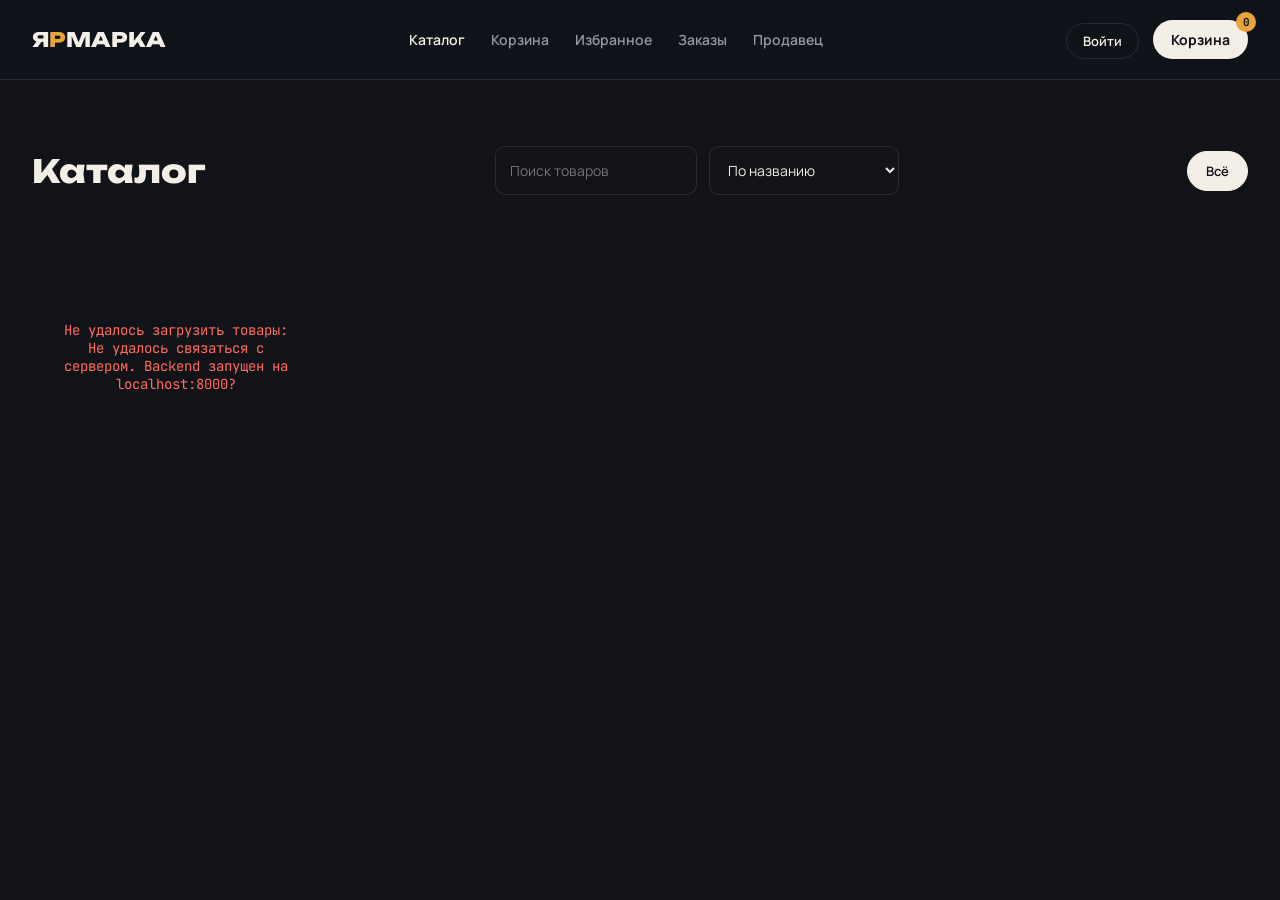
<file: frontend/index.html>
<!doctype html>
<html lang="ru">
  <head>
    <meta charset="UTF-8" />
    <meta name="viewport" content="width=device-width, initial-scale=1.0" />
    <title>Ярмарка — каталог</title>
    <link rel="stylesheet" href="css/style.css" />
  </head>
  <body>
    <header class="site-header">
      <div class="logo">Я<span>Р</span>МАРКА</div>
      <nav class="main-nav">
        <a href="index.html" class="active">Каталог</a>
        <a href="cart.html">Корзина</a>
        <a href="wishlist.html">Избранное</a>
        <a href="orders.html">Заказы</a>
        <a href="seller/dashboard.html">Продавец</a>
      </nav>
      <div class="header-actions">
        <div id="userSlot"></div>
        <a href="cart.html" class="cart-btn">
          Корзина
          <span class="cart-badge" id="cartBadge">0</span>
        </a>
      </div>
    </header>

    <main class="wrap">
      <div class="filters">
        <h1>Каталог</h1>
        <div class="catalog-tools">
          <input id="searchInput" type="search" placeholder="Поиск товаров" />
          <select id="sortSelect">
            <option value="name">По названию</option>
            <option value="price">Сначала дешевле</option>
            <option value="-price">Сначала дороже</option>
          </select>
        </div>
        <div class="chips" id="chips">
          <button class="chip active" data-cat="">Всё</button>
        </div>
      </div>

      <div id="grid" class="grid">
        <div class="state-msg">Загружаем товары…</div>
      </div>
    </main>

    <script type="module">
      import { api } from "./js/api.js";
      import { initHeader } from "./js/header.js";
      import { initWidgets } from "./js/widgets.js";

      initHeader();
      initWidgets();

      const grid = document.getElementById("grid");
      const fmt = (n) => new Intl.NumberFormat("ru-RU").format(n) + " ₽";
      let currentCat = "";
      let searchTimer;

      async function loadProducts() {
        grid.innerHTML = '<div class="state-msg">Загружаем товары…</div>';
        try {
          const params = {
            ...(currentCat ? { category: currentCat } : {}),
            ...(document.getElementById("searchInput").value.trim()
              ? { search: document.getElementById("searchInput").value.trim() }
              : {}),
            ordering: document.getElementById("sortSelect").value,
          };
          const data = await api.getProducts(params);
          // ожидаем либо { results: [...] } (пагинация DRF), либо просто массив
          const items = Array.isArray(data) ? data : data.results || [];
          renderProducts(items);
        } catch (err) {
          grid.innerHTML = `<div class="state-msg error">Не удалось загрузить товары: ${err.message || "ошибка сервера"}</div>`;
        }
      }

      function renderProducts(items) {
        if (!items.length) {
          grid.innerHTML = '<div class="state-msg">Товаров пока нет</div>';
          return;
        }
        grid.innerHTML = "";
        items.forEach((p) => {
          const card = document.createElement("div");
          card.className = "card";
          const image =
            p.image ||
            (p.images && p.images[0] && p.images[0].image) ||
            "https://picsum.photos/seed/placeholder/600/750";
          const seller = p.seller_name || (p.seller && p.seller.name) || "";
          card.innerHTML = `
        <div class="card-media">
          <a href="product.html?id=${p.id}">
            <img src="${image}" alt="${p.name || p.title}" loading="lazy">
          </a>
          <button class="wish-btn" data-id="${p.id}">♡</button>
        </div>
        <div class="card-body">
          ${seller ? `<div class="card-seller">${seller}</div>` : ""}
          <a href="product.html?id=${p.id}" class="card-title" style="color:inherit;">${p.name || p.title}</a>
          <div class="card-footer">
            <div class="card-price">${fmt(p.price)}</div>
            <button class="card-add" data-id="${p.id}">В корзину</button>
          </div>
        </div>
      `;
          grid.appendChild(card);
        });
      }

      grid.addEventListener("click", async (e) => {
        if (e.target.classList.contains("wish-btn")) {
          if (!api.isLoggedIn()) {
            window.location.href = "login.html";
            return;
          }
          const btn = e.target;
          btn.classList.add("pulse");
          setTimeout(() => btn.classList.remove("pulse"), 500);
          const active = btn.classList.toggle("active");
          btn.textContent = active ? "♥" : "♡";
          try {
            if (active) {
              await api.addWishlist(btn.dataset.id);
            }
            // упрощённо: снятие с избранного прямо из каталога делаем через страницу wishlist,
            // здесь просто отправляем добавление
          } catch (err) {
            btn.classList.remove("active");
            btn.textContent = "♡";
          }
          return;
        }
        if (!e.target.classList.contains("card-add")) return;
        if (!api.isLoggedIn()) {
          window.location.href = "login.html";
          return;
        }
        const btn = e.target;
        const id = btn.dataset.id;
        btn.disabled = true;
        btn.textContent = "...";
        try {
          await api.addCartItem(id, 1);
          await initHeader();
          btn.textContent = "Добавлено";
          setTimeout(() => {
            btn.textContent = "В корзину";
            btn.disabled = false;
          }, 900);
        } catch (err) {
          btn.textContent = "Ошибка";
          setTimeout(() => {
            btn.textContent = "В корзину";
            btn.disabled = false;
          }, 1200);
        }
      });

      document.getElementById("chips").addEventListener("click", (e) => {
        if (!e.target.classList.contains("chip")) return;
        document
          .querySelectorAll(".chip")
          .forEach((c) => c.classList.remove("active"));
        e.target.classList.add("active");
        currentCat = e.target.dataset.cat;
        loadProducts();
      });

      document.getElementById("searchInput").addEventListener("input", () => {
        clearTimeout(searchTimer);
        searchTimer = setTimeout(loadProducts, 300);
      });
      document.getElementById("sortSelect").addEventListener("change", loadProducts);

      async function loadCategories() {
        try {
          const data = await api.getCategories();
          const categories = Array.isArray(data) ? data : data.results || [];
          document.getElementById("chips").insertAdjacentHTML(
            "beforeend",
            categories.map((category) => `<button class="chip" data-cat="${category.id}">${category.name}</button>`).join(""),
          );
        } catch (_) {}
      }

      loadCategories();
      loadProducts();
    </script>
  </body>
</html>
</file>
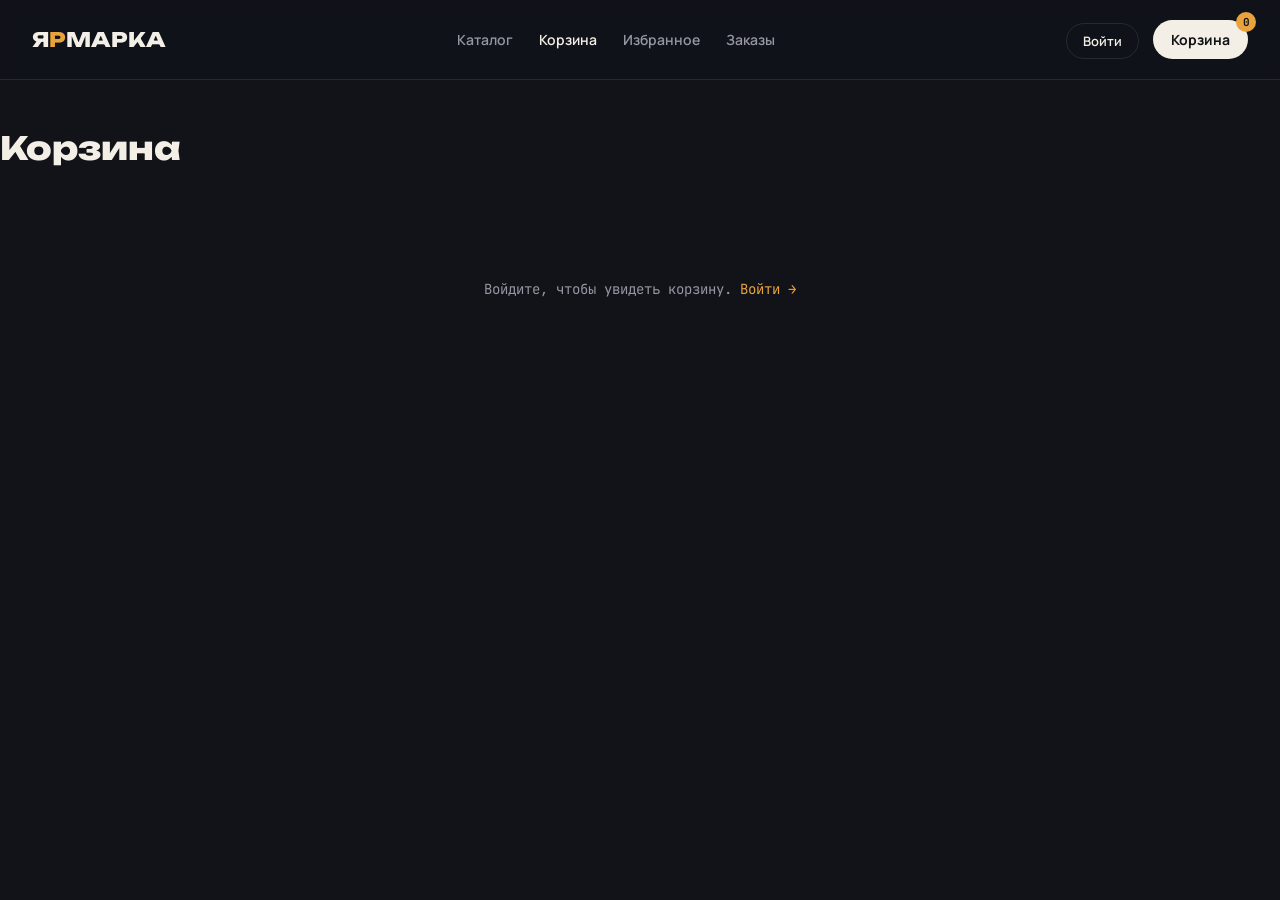
<file: frontend/cart.html>
<!doctype html>
<html lang="ru">
  <head>
    <meta charset="UTF-8" />
    <meta name="viewport" content="width=device-width, initial-scale=1.0" />
    <title>Ярмарка — корзина</title>
    <link rel="stylesheet" href="css/style.css" />
  </head>
  <body>
    <header class="site-header">
      <div class="logo">Я<span>Р</span>МАРКА</div>
      <nav class="main-nav">
        <a href="index.html">Каталог</a>
        <a href="cart.html" class="active">Корзина</a>
        <a href="wishlist.html">Избранное</a>
        <a href="orders.html">Заказы</a>
      </nav>
      <div class="header-actions">
        <div id="userSlot"></div>
        <a href="cart.html" class="cart-btn">
          Корзина
          <span class="cart-badge" id="cartBadge">0</span>
        </a>
      </div>
    </header>

    <main class="wrap cart-page">
      <h1>Корзина</h1>
      <div id="cartContent">
        <div class="state-msg">Загружаем корзину…</div>
      </div>
    </main>

    <script type="module">
      import { api } from "./js/api.js";
      import { initHeader } from "./js/header.js";
      import { initWidgets } from "./js/widgets.js";

      initHeader();
      initWidgets();

      const content = document.getElementById("cartContent");
      const fmt = (n) => new Intl.NumberFormat("ru-RU").format(n) + " ₽";

      async function loadCart() {
        if (!api.isLoggedIn()) {
          content.innerHTML = `<div class="state-msg">Войдите, чтобы увидеть корзину. <a href="login.html" style="color:var(--gold)">Войти →</a></div>`;
          return;
        }
        content.innerHTML = '<div class="state-msg">Загружаем корзину…</div>';
        try {
          const cart = await api.getCart();
          renderCart(cart);
        } catch (err) {
          content.innerHTML = `<div class="state-msg error">Не удалось загрузить корзину: ${err.message || "ошибка сервера"}</div>`;
        }
      }

      function renderCart(cart) {
        const items = cart.items || [];
        if (!items.length) {
          content.innerHTML = `<div class="state-msg">Корзина пуста. <a href="index.html" style="color:var(--gold)">В каталог →</a></div>`;
          return;
        }

        const total = items.reduce(
          (sum, i) => sum + i.product_price * i.quantity,
          0,
        );

        content.innerHTML = `
      <div class="cart-layout">
        <div class="cart-items">
          ${items.map((i) => itemRow(i)).join("")}
        </div>
        <div class="cart-summary">
          <h2>Итого</h2>
          <div class="summary-row"><span>Товаров</span><span>${items.reduce((s, i) => s + i.quantity, 0)}</span></div>
          <div class="summary-row total"><span>К оплате</span><span>${fmt(total)}</span></div>
          <button class="btn-primary" style="width:100%; margin-top:18px;" id="checkoutBtn">Оформить заказ</button>
        </div>
      </div>
    `;

        document
          .getElementById("checkoutBtn")
          .addEventListener("click", handleCheckout);

        content
          .querySelectorAll(".qty-control [data-action]")
          .forEach((btn) => {
            btn.addEventListener("click", () => handleQtyChange(btn));
          });
        content.querySelectorAll(".cart-item-remove").forEach((btn) => {
          btn.addEventListener("click", () => handleRemove(btn));
        });
      }

      const BACKEND_ROOT = "http://localhost:8000";

      function normalizeImageUrl(src) {
        if (!src || typeof src !== "string")
          return "https://picsum.photos/seed/cart-placeholder/200/200";
        const value = src.trim();
        if (!value)
          return "https://picsum.photos/seed/cart-placeholder/200/200";
        if (value.startsWith("http://") || value.startsWith("https://"))
          return value;
        if (value.startsWith("/")) return `${BACKEND_ROOT}${value}`;
        if (value.startsWith("media/")) return `${BACKEND_ROOT}/${value}`;
        return value;
      }

      function getCartItemImage(item) {
        if (!item) return "https://picsum.photos/seed/cart-placeholder/200/200";

        const candidates = [];
        const push = (value) => {
          if (typeof value === "string" && value.trim())
            candidates.push(value.trim());
        };

        push(item.product?.image);
        push(item.product?.image_url);
        push(item.product?.photo);
        push(item.product?.thumbnail);
        push(item.product?.picture);
        push(item.product?.main_image);
        push(item.product?.product_image);
        push(item.product?.cover);

        if (Array.isArray(item.product?.images)) {
          item.product.images.forEach((img) => {
            if (typeof img === "string") push(img);
            else if (img) {
              push(img.image);
              push(img.url);
              push(img.src);
            }
          });
        }

        if (item.product) {
          push(item.product.image);
          push(item.product.image_url);
          push(item.product.photo);
          push(item.product.thumbnail);
          push(item.product.picture);
          push(item.product.main_image);
          push(item.product.product_image);
          push(item.product.cover);
          if (Array.isArray(item.product.images)) {
            item.product.images.forEach((img) => {
              if (typeof img === "string") push(img);
              else if (img) {
                push(img.image);
                push(img.url);
                push(img.src);
              }
            });
          }
        }

        if (candidates.length) return normalizeImageUrl(candidates[0]);

        const productId = item.product_id || item.product?.id || item.id;
        return `https://picsum.photos/seed/cart${productId}/200/200`;
      }

      function itemRow(item) {
        const p = item;
        const image = getCartItemImage(item);
        return `
      <div class="cart-item" data-item-id="${item.id}">
        <img src="${image}" alt="${p.product_name || p.title}" onerror="this.onerror=null;this.src='https://picsum.photos/seed/cart-placeholder/200/200';">
        <div>
          <div class="cart-item-title">${p.product_name || p.title}</div>
          ${p.seller_name ? `<div class="cart-item-seller">${p.seller_name}</div>` : ""}
        </div>
        <div class="qty-control">
          <button data-action="dec">−</button>
          <span>${item.quantity}</span>
          <button data-action="inc">+</button>
        </div>
        <div style="display:flex; align-items:center; gap:14px;">
          <div class="cart-item-price">${fmt(p.product_price * item.quantity)}</div>
          <button class="btn-danger cart-item-remove">Убрать</button>
        </div>
      </div>
    `;
      }

      async function handleQtyChange(btn) {
        const row = btn.closest(".cart-item");
        const itemId = row.dataset.itemId;
        const qtySpan = row.querySelector(".qty-control span");
        let qty = parseInt(qtySpan.textContent, 10);
        qty = btn.dataset.action === "inc" ? qty + 1 : qty - 1;

        if (qty < 1) {
          await handleRemoveById(itemId);
          return;
        }

        try {
          await api.updateCartItem(itemId, qty);
          await loadCart();
          await initHeader();
        } catch (err) {
          // при ошибке — просто перезагружаем актуальное состояние
          await loadCart();
        }
      }

      async function handleRemove(btn) {
        const row = btn.closest(".cart-item");
        await handleRemoveById(row.dataset.itemId);
      }

      async function handleRemoveById(itemId) {
        try {
          await api.removeCartItem(itemId);
        } finally {
          await loadCart();
          await initHeader();
        }
      }

      async function handleCheckout() {
        window.location.href = "checkout.html";
      }

      loadCart();
    </script>
  </body>
</html>
</file>
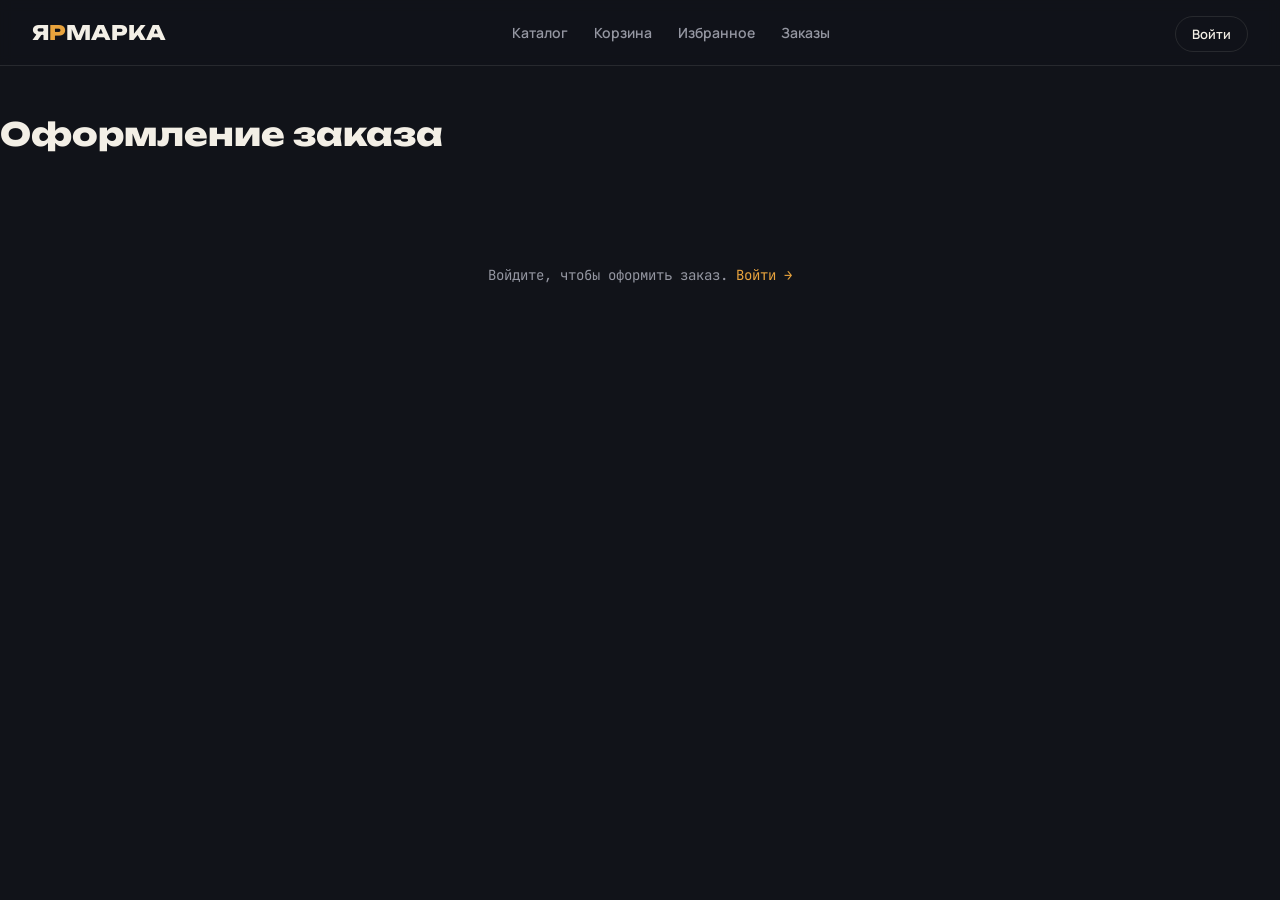
<file: frontend/checkout.html>
<!doctype html>
<html lang="ru">
  <head>
    <meta charset="UTF-8" />
    <meta name="viewport" content="width=device-width, initial-scale=1.0" />
    <title>Ярмарка — оформление заказа</title>
    <link rel="stylesheet" href="css/style.css" />
  </head>

  <body>
    <header class="site-header">
      <div class="logo">Я<span>Р</span>МАРКА</div>

      <nav class="main-nav">
        <a href="index.html">Каталог</a>
        <a href="cart.html">Корзина</a>
        <a href="wishlist.html">Избранное</a>
        <a href="orders.html">Заказы</a>
      </nav>

      <div class="header-actions">
        <div id="userSlot"></div>
      </div>
    </header>

    <main class="wrap checkout-page">
      <h1>Оформление заказа</h1>

      <div id="checkoutContent">
        <div class="state-msg">Загружаем данные…</div>
      </div>
    </main>

    <script type="module">
      import { api } from "./js/api.js";
      import { initHeader } from "./js/header.js";
      import { initWidgets } from "./js/widgets.js";

      initHeader();
      initWidgets();

      const content = document.getElementById("checkoutContent");

      const fmt = (n) =>
        new Intl.NumberFormat("ru-RU").format(Number(n) || 0) + " ₽";

      let selectedAddressId = null;
      let selectedPayment = "mock";
      let orderTotal = 0;

      async function load() {
        if (!api.isLoggedIn()) {
          content.innerHTML = `
            <div class="state-msg">
              Войдите, чтобы оформить заказ.
              <a href="login.html" style="color:var(--gold)">
                Войти →
              </a>
            </div>
          `;
          return;
        }

        try {
          const [cart, addresses] = await Promise.all([
            api.getCart(),
            api.getAddresses().catch(() => []),
          ]);

          const items = cart.items || [];

          if (!items.length) {
            content.innerHTML = `
              <div class="state-msg">
                Корзина пуста.
                <a href="index.html" style="color:var(--gold)">
                  В каталог →
                </a>
              </div>
            `;
            return;
          }

          const addressList = Array.isArray(addresses)
            ? addresses
            : addresses.results || [];

          render(items, addressList);
        } catch (err) {
          console.error(err);

          content.innerHTML = `
            <div class="state-msg error">
              Не удалось загрузить данные:
              ${err.message || "ошибка сервера"}
            </div>
          `;
        }
      }

      function render(items, addresses) {
        // Считаем итоговую сумму
        orderTotal = items.reduce(
          (sum, item) =>
            sum + Number(item.product_price || 0) * Number(item.quantity || 0),
          0,
        );

        // Выбираем первый адрес по умолчанию
        if (addresses.length) {
          selectedAddressId = Number(addresses[0].id);
        } else {
          selectedAddressId = null;
        }

        content.innerHTML = `
          <div class="checkout-layout">

            <div>

              <!-- Адрес -->
              <div class="checkout-block">
                <h2>Адрес доставки</h2>

                <div id="addressList">
                  ${
                    addresses.length
                      ? addresses
                          .map((address, index) =>
                            addressOption(address, index === 0),
                          )
                          .join("")
                      : `
                        <div class="state-msg">
                          У вас пока нет сохранённых адресов.
                        </div>
                      `
                  }
                </div>

                <button
                  type="button"
                  class="btn-ghost"
                  id="newAddressToggle"
                  style="
                    margin-top:8px;
                    font-size:13px;
                    padding:10px 18px;
                  "
                >
                  + Новый адрес
                </button>

                <div
                  class="new-address-form"
                  id="newAddressForm"
                >
                  <input
                    type="text"
                    id="fCity"
                    placeholder="Город"
                  />

                  <input
                    type="text"
                    id="fStreet"
                    placeholder="Улица"
                  />

                  <input
                    type="text"
                    id="fHouse"
                    placeholder="Дом, квартира"
                  />

                  <input
                    type="text"
                    id="fPostal"
                    placeholder="Индекс"
                  />

                  <button
                    type="button"
                    class="btn-primary"
                    id="saveAddressBtn"
                    style="align-self:flex-start;"
                  >
                    Сохранить адрес
                  </button>
                </div>
              </div>

              <!-- Оплата -->
              <div class="checkout-block">
                <h2>Способ оплаты</h2>

                <div
                  class="pay-option selected"
                  data-pay="mock"
                >
                  <input
                    type="radio"
                    name="pay"
                    value="mock"
                    checked
                  />

                  Тестовая оплата (mock-провайдер)
                </div>
              </div>

            </div>

            <!-- Итого -->
            <div class="cart-summary">
              <h2>Итого</h2>

              <div class="summary-row">
                <span>Товаров</span>
                <span>
                  ${items.reduce(
                    (sum, item) => sum + Number(item.quantity || 0),
                    0,
                  )}
                </span>
              </div>

              <div class="summary-row total">
                <span>К оплате</span>
                <span>${fmt(orderTotal)}</span>
              </div>

              <button
                class="btn-primary"
                style="width:100%; margin-top:18px;"
                id="payBtn"
                ${addresses.length ? "" : "disabled"}
              >
                Оплатить и оформить
              </button>

              ${
                addresses.length
                  ? ""
                  : `
                    <p
                      style="
                        font-size:12px;
                        color:var(--muted);
                        margin-top:10px;
                      "
                    >
                      Добавьте адрес, чтобы продолжить
                    </p>
                  `
              }
            </div>

          </div>
        `;

        // Выбор адреса
        content.querySelectorAll(".address-option").forEach((el) => {
          el.addEventListener("click", () => {
            content.querySelectorAll(".address-option").forEach((option) => {
              option.classList.remove("selected");

              const radio = option.querySelector('input[type="radio"]');

              if (radio) {
                radio.checked = false;
              }
            });

            el.classList.add("selected");

            const radio = el.querySelector('input[type="radio"]');

            if (radio) {
              radio.checked = true;
            }

            // dataset всегда string, поэтому превращаем в число
            selectedAddressId = Number(el.dataset.id);

            console.log(
              "Выбранный адрес:",
              selectedAddressId,
              typeof selectedAddressId,
            );
          });
        });

        // Открытие формы нового адреса
        const newAddressToggle = document.getElementById("newAddressToggle");

        if (newAddressToggle) {
          newAddressToggle.addEventListener("click", () => {
            document.getElementById("newAddressForm").classList.toggle("open");
          });
        }

        // Сохранение нового адреса
        const saveAddressBtn = document.getElementById("saveAddressBtn");

        if (saveAddressBtn) {
          saveAddressBtn.addEventListener("click", async () => {
            const payload = {
              city: document.getElementById("fCity").value.trim(),

              street: document.getElementById("fStreet").value.trim(),

              house: document.getElementById("fHouse").value.trim(),

              postal_code: document.getElementById("fPostal").value.trim(),
            };

            if (!payload.city || !payload.street) {
              alert("Заполните хотя бы город и улицу");
              return;
            }

            saveAddressBtn.disabled = true;
            saveAddressBtn.textContent = "Сохраняем…";

            try {
              const addr = await api.createAddress(payload);

              selectedAddressId = Number(addr.id);

              await load();
            } catch (err) {
              console.error(err);

              alert(err.message || "Не удалось сохранить адрес");

              saveAddressBtn.disabled = false;
              saveAddressBtn.textContent = "Сохранить адрес";
            }
          });
        }

        // Кнопка оплаты
        const payBtn = document.getElementById("payBtn");

        if (payBtn) {
          payBtn.addEventListener("click", handlePay);
        }
      }

      function addressOption(address, selected) {
        return `
          <label
            class="address-option ${selected ? "selected" : ""}"
            data-id="${address.id}"
          >
            <input
              type="radio"
              name="address"
              ${selected ? "checked" : ""}
            />

            <div>
              <div
                style="
                  font-weight:700;
                  font-size:13px;
                "
              >
                ${address.city},
                ${address.street}
                ${address.house || ""}
              </div>

              <div
                style="
                  font-size:12px;
                  color:var(--muted);
                "
              >
                ${address.postal_code || ""}
              </div>
            </div>
          </label>
        `;
      }

      async function handlePay() {
        const btn = document.getElementById("payBtn");

        if (!selectedAddressId) {
          alert("Выберите адрес доставки.");
          return;
        }

        if (!orderTotal || orderTotal <= 0) {
          alert("Некорректная сумма заказа.");
          return;
        }

        btn.disabled = true;
        btn.textContent = "Оформляем…";

        try {
          console.log("Создаём заказ:", {
            address: selectedAddressId,
          });

          // Создаём заказ
          const order = await api.createOrder({
            address: selectedAddressId,
          });

          console.log("Заказ создан:", order);

          // Создаём платёж
          const payment = await api.createPayment({
            order: order.id,
            amount: orderTotal,
          });

          await api.sendPurchaseMessage(order.id);
          console.log("Платёж создан:", payment);

          window.location.href = `order-success.html?id=${order.id}`;
        } catch (err) {
          console.error("Ошибка оформления заказа:", err);

          btn.disabled = false;
          btn.textContent = "Оплатить и оформить";

          alert(err.message || "Не удалось оформить заказ");
        }
      }

      load();
    </script>
  </body>
</html>
</file>
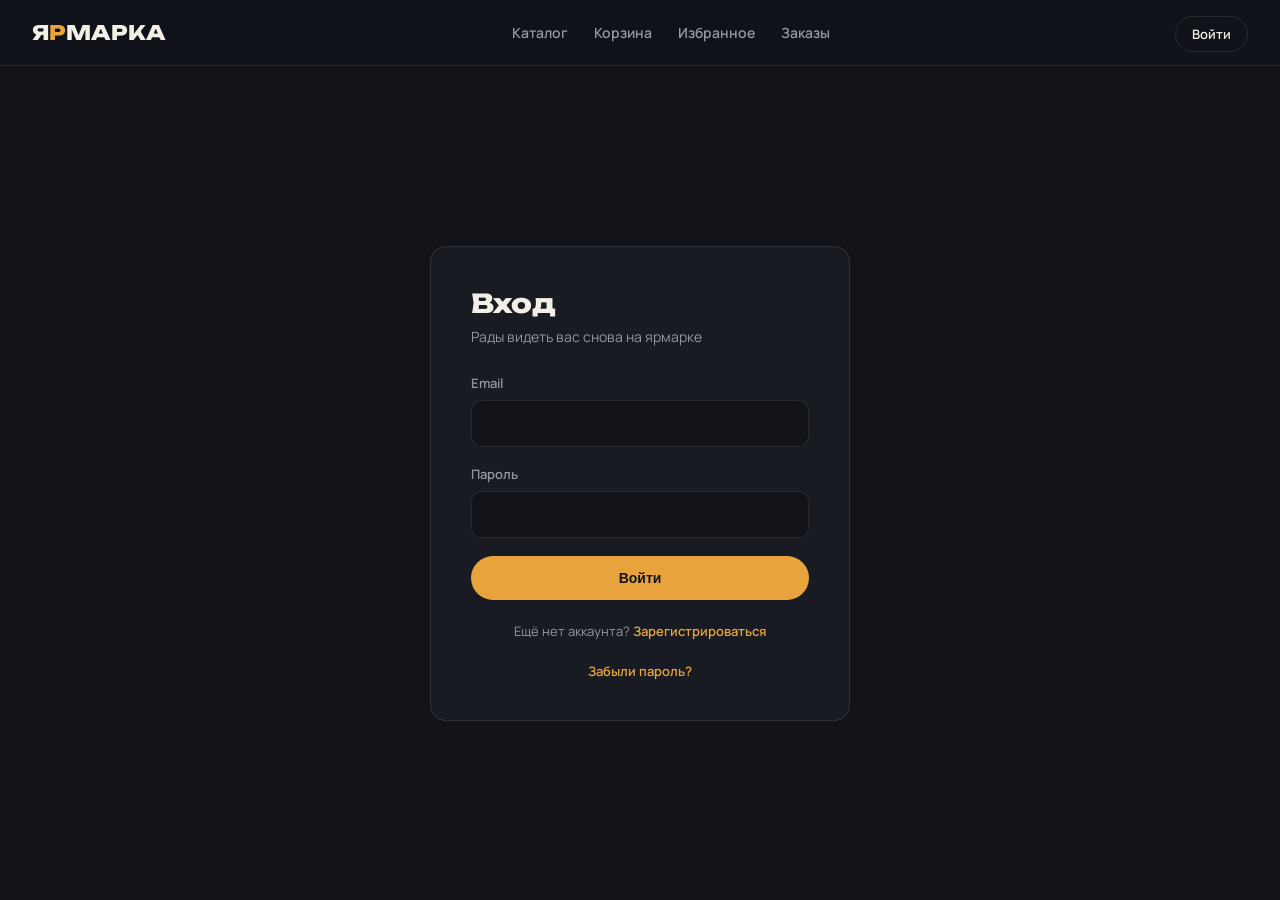
<file: frontend/login.html>
<!DOCTYPE html>
<html lang="ru">
<head>
<meta charset="UTF-8">
<meta name="viewport" content="width=device-width, initial-scale=1.0">
<title>Ярмарка — вход</title>
<link rel="stylesheet" href="css/style.css">
</head>
<body>

<header class="site-header">
  <div class="logo">Я<span>Р</span>МАРКА</div>
  <nav class="main-nav">
    <a href="index.html">Каталог</a>
    <a href="cart.html">Корзина</a>
    <a href="wishlist.html">Избранное</a>
    <a href="orders.html">Заказы</a>
  </nav>
  <div class="header-actions">
    <div id="userSlot"></div>
  </div>
</header>

<main class="auth-shell">
  <div class="auth-card">
    <h1>Вход</h1>
    <p class="hint">Рады видеть вас снова на ярмарке</p>

    <div class="form-error" id="formError"></div>

    <form id="loginForm" novalidate>
      <div class="field" id="fEmail">
        <label for="email">Email</label>
        <input type="email" id="email" name="email" required autocomplete="email">
        <div class="field-error">Введите корректный email</div>
      </div>
      <div class="field" id="fPassword">
        <label for="password">Пароль</label>
        <input type="password" id="password" name="password" required autocomplete="current-password">
        <div class="field-error">Введите пароль</div>
      </div>
      <button type="submit" class="btn-primary" style="width:100%;" id="submitBtn">Войти</button>
    </form>

    <div class="auth-switch">Ещё нет аккаунта? <a href="register.html">Зарегистрироваться</a></div>
    <div class="auth-switch"><a href="reset-password.html">Забыли пароль?</a></div>
  </div>
</main>

<script type="module">
  import { api } from './js/api.js';
  import { initHeader } from './js/header.js';
  import { initWidgets } from './js/widgets.js';

  initHeader();
  initWidgets();

  const form = document.getElementById('loginForm');
  const formError = document.getElementById('formError');
  const submitBtn = document.getElementById('submitBtn');

  function setFieldError(fieldId, has) {
    document.getElementById(fieldId).classList.toggle('error', has);
  }

  function validate() {
    const email = document.getElementById('email').value.trim();
    const password = document.getElementById('password').value;
    let ok = true;

    const emailValid = /^[^\s@]+@[^\s@]+\.[^\s@]+$/.test(email);
    setFieldError('fEmail', !emailValid);
    if (!emailValid) ok = false;

    setFieldError('fPassword', !password);
    if (!password) ok = false;

    return ok;
  }

  form.addEventListener('submit', async (e) => {
    e.preventDefault();
    formError.classList.remove('show');
    if (!validate()) return;

    submitBtn.disabled = true;
    submitBtn.textContent = 'Входим…';

    try {
      await api.login({
        email: document.getElementById('email').value.trim(),
        password: document.getElementById('password').value,
      });
      window.location.href = 'index.html';
    } catch (err) {
      formError.textContent = err.message || 'Неверный email или пароль';
      formError.classList.add('show');
      submitBtn.disabled = false;
      submitBtn.textContent = 'Войти';
    }
  });
</script>

</body>
</html>
</file>
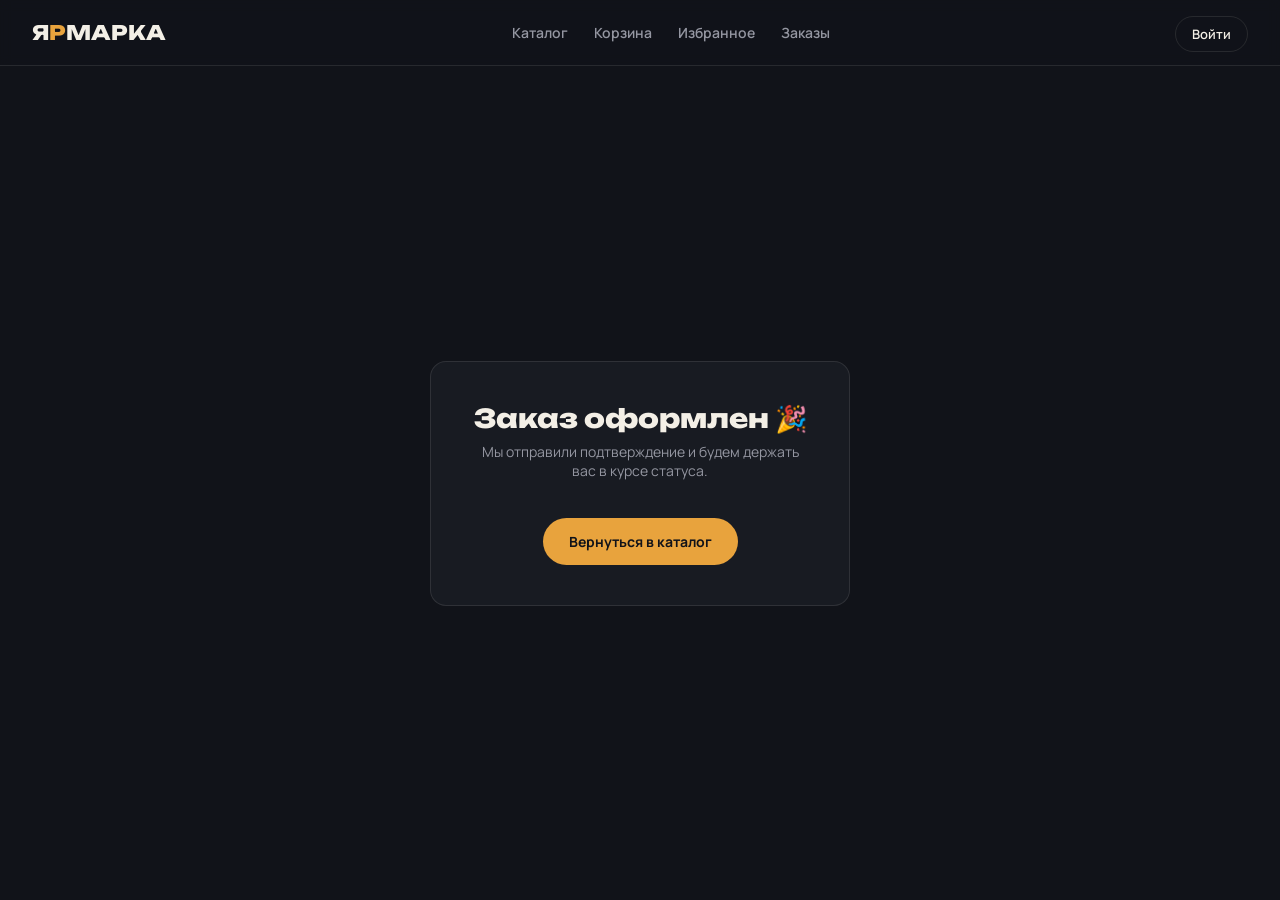
<file: frontend/order-success.html>
<!DOCTYPE html>
<html lang="ru">
<head>
<meta charset="UTF-8">
<meta name="viewport" content="width=device-width, initial-scale=1.0">
<title>Ярмарка — заказ оформлен</title>
<link rel="stylesheet" href="css/style.css">
</head>
<body>

<header class="site-header">
  <div class="logo">Я<span>Р</span>МАРКА</div>
  <nav class="main-nav">
    <a href="index.html">Каталог</a>
    <a href="cart.html">Корзина</a>
    <a href="wishlist.html">Избранное</a>
    <a href="orders.html">Заказы</a>
  </nav>
  <div class="header-actions">
    <div id="userSlot"></div>
  </div>
</header>

<main class="auth-shell">
  <div class="auth-card" style="text-align:center;">
    <h1 id="title">Заказ оформлен 🎉</h1>
    <p class="hint" id="orderInfo">Мы отправили подтверждение и будем держать вас в курсе статуса.</p>
    <a href="index.html" class="btn-primary" style="display:inline-block; margin-top:10px;">Вернуться в каталог</a>
  </div>
</main>

<script type="module">
  import { initHeader } from './js/header.js';
  import { initWidgets } from './js/widgets.js';
  initHeader();
  initWidgets();

  const params = new URLSearchParams(window.location.search);
  const orderId = params.get('id');
  if (orderId) {
    document.getElementById('orderInfo').textContent = `Номер заказа: #${orderId}. Мы отправили подтверждение и будем держать вас в курсе статуса.`;
  }
</script>

</body>
</html>
</file>
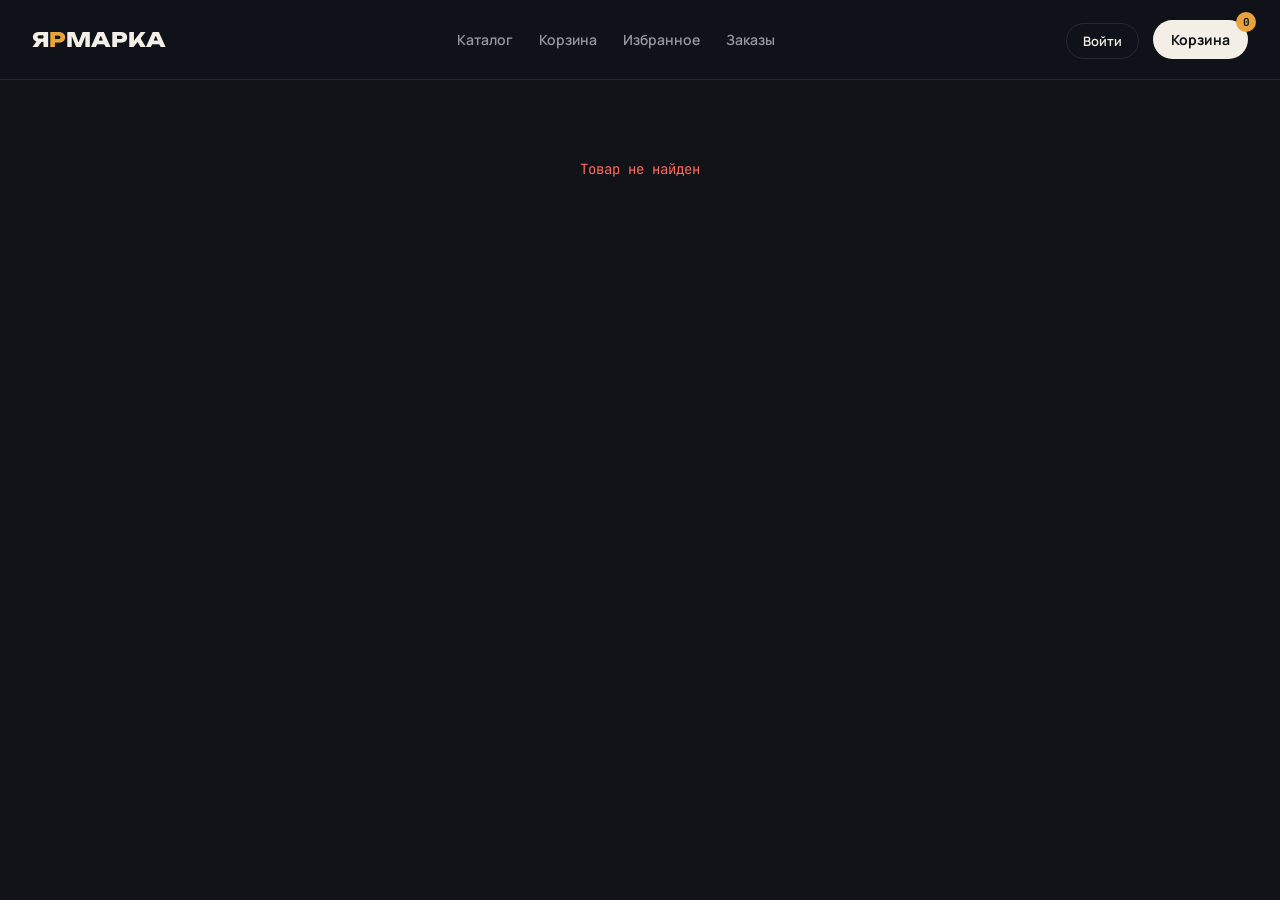
<file: frontend/product.html>
<!doctype html>
<html lang="ru">
  <head>
    <meta charset="UTF-8" />
    <meta name="viewport" content="width=device-width, initial-scale=1.0" />
    <title>Ярмарка — товар</title>
    <link rel="stylesheet" href="css/style.css" />
  </head>
  <body>
    <header class="site-header">
      <div class="logo">Я<span>Р</span>МАРКА</div>
      <nav class="main-nav">
        <a href="index.html">Каталог</a>
        <a href="cart.html">Корзина</a>
        <a href="wishlist.html">Избранное</a>
        <a href="orders.html">Заказы</a>
      </nav>
      <div class="header-actions">
        <div id="userSlot"></div>
        <a href="cart.html" class="cart-btn"
          >Корзина<span class="cart-badge" id="cartBadge">0</span></a
        >
      </div>
    </header>

    <main class="wrap">
      <div id="productContent">
        <div class="state-msg">Загружаем товар…</div>
      </div>
    </main>

    <script type="module">
      import { api } from "./js/api.js";
      import { initHeader } from "./js/header.js";
      import { initWidgets } from "./js/widgets.js";

      initHeader();
      initWidgets();

      const fmt = (n) => new Intl.NumberFormat("ru-RU").format(n) + " ₽";
      const content = document.getElementById("productContent");
      const params = new URLSearchParams(window.location.search);
      const productId = params.get("id");

      let wishlistEntryId = null;

      async function load() {
        if (!productId) {
          content.innerHTML =
            '<div class="state-msg error">Товар не найден</div>';
          return;
        }
        try {
          const [product, reviews] = await Promise.all([
            api.getProduct(productId),
            api.getReviews(productId).catch(() => []),
          ]);
          render(
            product,
            Array.isArray(reviews) ? reviews : reviews.results || [],
          );
        } catch (err) {
          content.innerHTML = `<div class="state-msg error">Не удалось загрузить товар: ${err.message || "ошибка сервера"}</div>`;
        }
      }

      function render(p, reviews) {
        const images =
          p.images && p.images.length
            ? p.images.map((i) => i.image)
            : [p.image || `https://picsum.photos/seed/p${p.id}/700/850`];
        const avg = p.avg_rating || 0;
        const starsStr =
          "★".repeat(Math.round(avg)) + "☆".repeat(5 - Math.round(avg));

        content.innerHTML = `
      <div class="product-layout">
        <div class="product-gallery">
          <div class="product-gallery-main">
            <img id="mainImg" src="${images[0]}" alt="${p.name || p.title}">
          </div>
          ${images.length > 1 ? `<div class="product-thumbs">${images.map((src, i) => `<img src="${src}" class="${i === 0 ? "active" : ""}" data-src="${src}">`).join("")}</div>` : ""}
        </div>
        <div class="product-info">
          ${p.seller_name ? `<div class="product-info-seller">${p.seller_name}</div>` : ""}
          <h1>${p.name || p.title}</h1>
          <div class="product-rating"><span class="stars">${starsStr}</span> ${avg.toFixed ? avg.toFixed(1) : avg} · ${p.reviews_count || reviews.length} отзывов</div>
          <div class="product-info-price">${fmt(p.price)}</div>
          <p class="product-info-desc">${p.description || "Описание скоро появится."}</p>
          <div class="product-actions">
            <button class="btn-primary" id="addToCartBtn">В корзину</button>
            <button class="wish-btn" id="wishBtn" style="position:static;">♡</button>
          </div>
          <div class="product-stock ${p.stock === 0 ? "low" : ""}">${p.stock > 0 ? `В наличии: ${p.stock} шт.` : "Нет в наличии"}</div>
        </div>
      </div>

      <div class="reviews-section">
        <h2>Отзывы</h2>
        <div id="reviewsList">
          ${reviews.length ? reviews.map(reviewCard).join("") : '<div class="state-msg">Пока нет отзывов — будьте первым</div>'}
        </div>
        <form class="review-form" id="reviewForm">
          <div class="star-picker" id="starPicker">
            ${[1, 2, 3, 4, 5].map((n) => `<span data-val="${n}">★</span>`).join("")}
          </div>
          <textarea id="reviewText" placeholder="Поделитесь впечатлением о товаре…"></textarea>
          <button type="submit" class="btn-primary" style="align-self:flex-start;">Оставить отзыв</button>
        </form>
      </div>
    `;

        // галерея
        content.querySelectorAll(".product-thumbs img").forEach((thumb) => {
          thumb.addEventListener("click", () => {
            document.getElementById("mainImg").src = thumb.dataset.src;
            content
              .querySelectorAll(".product-thumbs img")
              .forEach((t) => t.classList.remove("active"));
            thumb.classList.add("active");
          });
        });

        // корзина
        document
          .getElementById("addToCartBtn")
          .addEventListener("click", async (e) => {
            if (!api.isLoggedIn()) {
              window.location.href = "login.html";
              return;
            }
            const btn = e.target;
            btn.disabled = true;
            btn.textContent = "...";
            try {
              await api.addCartItem(p.id, 1);
              await initHeader();
              btn.textContent = "Добавлено ✓";
              setTimeout(() => {
                btn.textContent = "В корзину";
                btn.disabled = false;
              }, 1000);
            } catch (err) {
              btn.textContent = "Ошибка";
              setTimeout(() => {
                btn.textContent = "В корзину";
                btn.disabled = false;
              }, 1200);
            }
          });

        // избранное
        initWishlistState(p.id);

        // рейтинг в форме
        let selectedRating = 0;
        const stars = document.querySelectorAll("#starPicker span");
        stars.forEach((s) => {
          s.addEventListener("click", () => {
            selectedRating = parseInt(s.dataset.val, 10);
            stars.forEach((st) =>
              st.classList.toggle(
                "active",
                parseInt(st.dataset.val, 10) <= selectedRating,
              ),
            );
          });
        });

        document
          .getElementById("reviewForm")
          .addEventListener("submit", async (e) => {
            e.preventDefault();
            if (!api.isLoggedIn()) {
              window.location.href = "login.html";
              return;
            }
            const text = document.getElementById("reviewText").value.trim();
            if (!text || !selectedRating) return;
            const submitBtn = e.target.querySelector('button[type="submit"]');
            submitBtn.disabled = true;
            submitBtn.textContent = "Отправляем…";
            try {
              const review = await api.createReview(p.id, {
                product: p.id,
                rating: selectedRating,
                text,
              });
              const list = document.getElementById("reviewsList");
              if (list.querySelector(".state-msg")) list.innerHTML = "";
              list.insertAdjacentHTML("afterbegin", reviewCard(review));
              e.target.reset();
              stars.forEach((st) => st.classList.remove("active"));
              selectedRating = 0;
            } catch (err) {
              alert(err.message || "Не удалось отправить отзыв");
            } finally {
              submitBtn.disabled = false;
              submitBtn.textContent = "Оставить отзыв";
            }
          });
      }

      function reviewCard(r) {
        const stars =
          "★".repeat(r.rating || 0) + "☆".repeat(5 - (r.rating || 0));
        return `
      <div class="review-card">
        <div class="review-head">
          <span class="review-author">${r.userh || r.user_name || "Покупатель"}</span>
          <span class="stars">${stars}</span>
        </div>
        <div class="review-text">${r.text}</div>
      </div>
    `;
      }

      async function initWishlistState(productId) {
        const btn = document.getElementById("wishBtn");
        if (!api.isLoggedIn()) return;
        try {
          const list = await api.getWishlist();
          const items = Array.isArray(list) ? list : list.results || [];
          const existing = items.find(
            (i) =>
              i.product === productId ||
              (i.product && i.product.id === productId),
          );
          if (existing) {
            wishlistEntryId = existing.id;
            btn.classList.add("active");
            btn.textContent = "♥";
          }
        } catch (_) {
          /* тихо игнорируем — не критично для показа товара */
        }

        btn.addEventListener("click", async () => {
          if (!api.isLoggedIn()) {
            window.location.href = "login.html";
            return;
          }
          btn.classList.add("pulse");
          setTimeout(() => btn.classList.remove("pulse"), 500);
          try {
            if (wishlistEntryId) {
              await api.removeWishlist(wishlistEntryId);
              wishlistEntryId = null;
              btn.classList.remove("active");
              btn.textContent = "♡";
            } else {
              const entry = await api.addWishlist(productId);
              wishlistEntryId = entry.id;
              btn.classList.add("active");
              btn.textContent = "♥";
            }
          } catch (err) {
            alert(err.message || "Не удалось обновить избранное");
          }
        });
      }

      load();
    </script>
  </body>
</html>
</file>
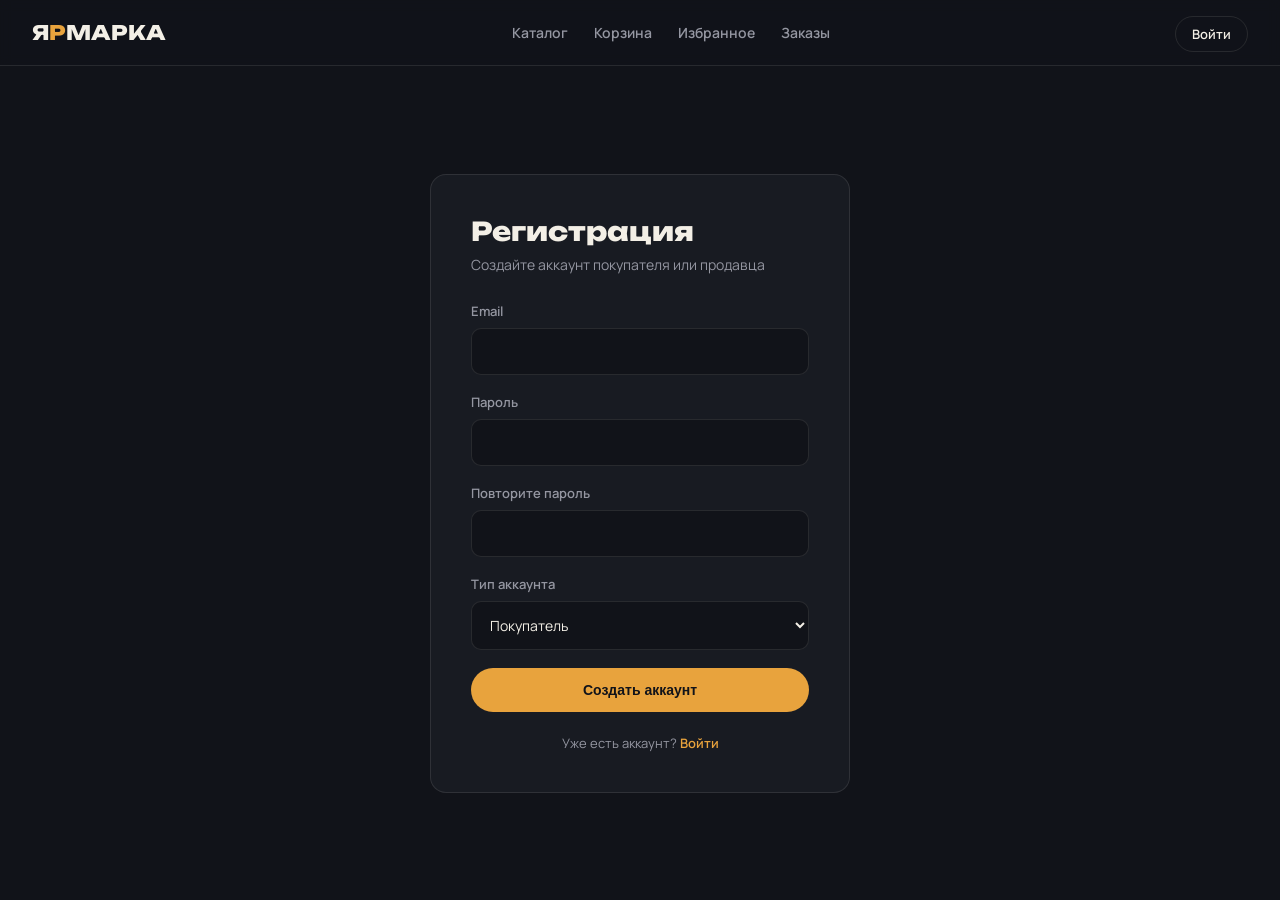
<file: frontend/register.html>
<!DOCTYPE html>
<html lang="ru">
<head>
<meta charset="UTF-8">
<meta name="viewport" content="width=device-width, initial-scale=1.0">
<title>Ярмарка — регистрация</title>
<link rel="stylesheet" href="css/style.css">
</head>
<body>

<header class="site-header">
  <div class="logo">Я<span>Р</span>МАРКА</div>
  <nav class="main-nav">
    <a href="index.html">Каталог</a>
    <a href="cart.html">Корзина</a>
    <a href="wishlist.html">Избранное</a>
    <a href="orders.html">Заказы</a>
  </nav>
  <div class="header-actions">
    <div id="userSlot"></div>
  </div>
</header>

<main class="auth-shell">
  <div class="auth-card">
    <h1>Регистрация</h1>
    <p class="hint">Создайте аккаунт покупателя или продавца</p>

    <div class="form-error" id="formError"></div>
    <div class="form-success" id="formSuccess">Готово! Проверьте почту для подтверждения и войдите в аккаунт.</div>

    <form id="registerForm" novalidate>
      <div class="field" id="fEmail">
        <label for="email">Email</label>
        <input type="email" id="email" name="email" required autocomplete="email">
        <div class="field-error">Введите корректный email</div>
      </div>
      <div class="field" id="fPassword">
        <label for="password">Пароль</label>
        <input type="password" id="password" name="password" required autocomplete="new-password">
        <div class="field-error">Минимум 8 символов</div>
      </div>
      <div class="field" id="fPassword2">
        <label for="password2">Повторите пароль</label>
        <input type="password" id="password2" name="password2" required autocomplete="new-password">
        <div class="field-error">Пароли не совпадают</div>
      </div>
      <div class="field">
        <label for="role">Тип аккаунта</label>
        <select id="role" name="role">
          <option value="buyer">Покупатель</option>
          <option value="seller">Продавец</option>
        </select>
      </div>
      <div class="field" id="companyField" style="display:none;">
        <label for="companyName">Название магазина</label>
        <input type="text" id="companyName" name="company_name" autocomplete="organization">
      </div>
      <button type="submit" class="btn-primary" style="width:100%;" id="submitBtn">Создать аккаунт</button>
    </form>

    <div class="auth-switch">Уже есть аккаунт? <a href="login.html">Войти</a></div>
  </div>
</main>

<script type="module">
  import { api } from './js/api.js';
  import { initHeader } from './js/header.js';
  import { initWidgets } from './js/widgets.js';

  initHeader();
  initWidgets();

  const form = document.getElementById('registerForm');
  const formError = document.getElementById('formError');
  const formSuccess = document.getElementById('formSuccess');
  const submitBtn = document.getElementById('submitBtn');
  const role = document.getElementById('role');
  const companyField = document.getElementById('companyField');

  role.addEventListener('change', () => {
    companyField.style.display = role.value === 'seller' ? 'block' : 'none';
  });

  function setFieldError(fieldId, has) {
    document.getElementById(fieldId).classList.toggle('error', has);
  }

  function validate() {
    const email = document.getElementById('email').value.trim();
    const password = document.getElementById('password').value;
    const password2 = document.getElementById('password2').value;
    let ok = true;

    const emailValid = /^[^\s@]+@[^\s@]+\.[^\s@]+$/.test(email);
    setFieldError('fEmail', !emailValid);
    if (!emailValid) ok = false;

    const passValid = password.length >= 8;
    setFieldError('fPassword', !passValid);
    if (!passValid) ok = false;

    const matchValid = password === password2 && password2.length > 0;
    setFieldError('fPassword2', !matchValid);
    if (!matchValid) ok = false;

    return ok;
  }

  form.addEventListener('submit', async (e) => {
    e.preventDefault();
    formError.classList.remove('show');
    formSuccess.classList.remove('show');
    if (!validate()) return;

    submitBtn.disabled = true;
    submitBtn.textContent = 'Создаём…';

    try {
      await api.register({
        email: document.getElementById('email').value.trim(),
        password: document.getElementById('password').value,
        password2: document.getElementById('password2').value,
        role: role.value,
        company_name: document.getElementById('companyName').value.trim(),
      });
      formSuccess.classList.add('show');
      form.reset();
      setTimeout(() => { window.location.href = 'login.html'; }, 1600);
    } catch (err) {
      formError.textContent = err.message || 'Не удалось зарегистрироваться';
      formError.classList.add('show');
    } finally {
      submitBtn.disabled = false;
      submitBtn.textContent = 'Создать аккаунт';
    }
  });
</script>

</body>
</html>
</file>
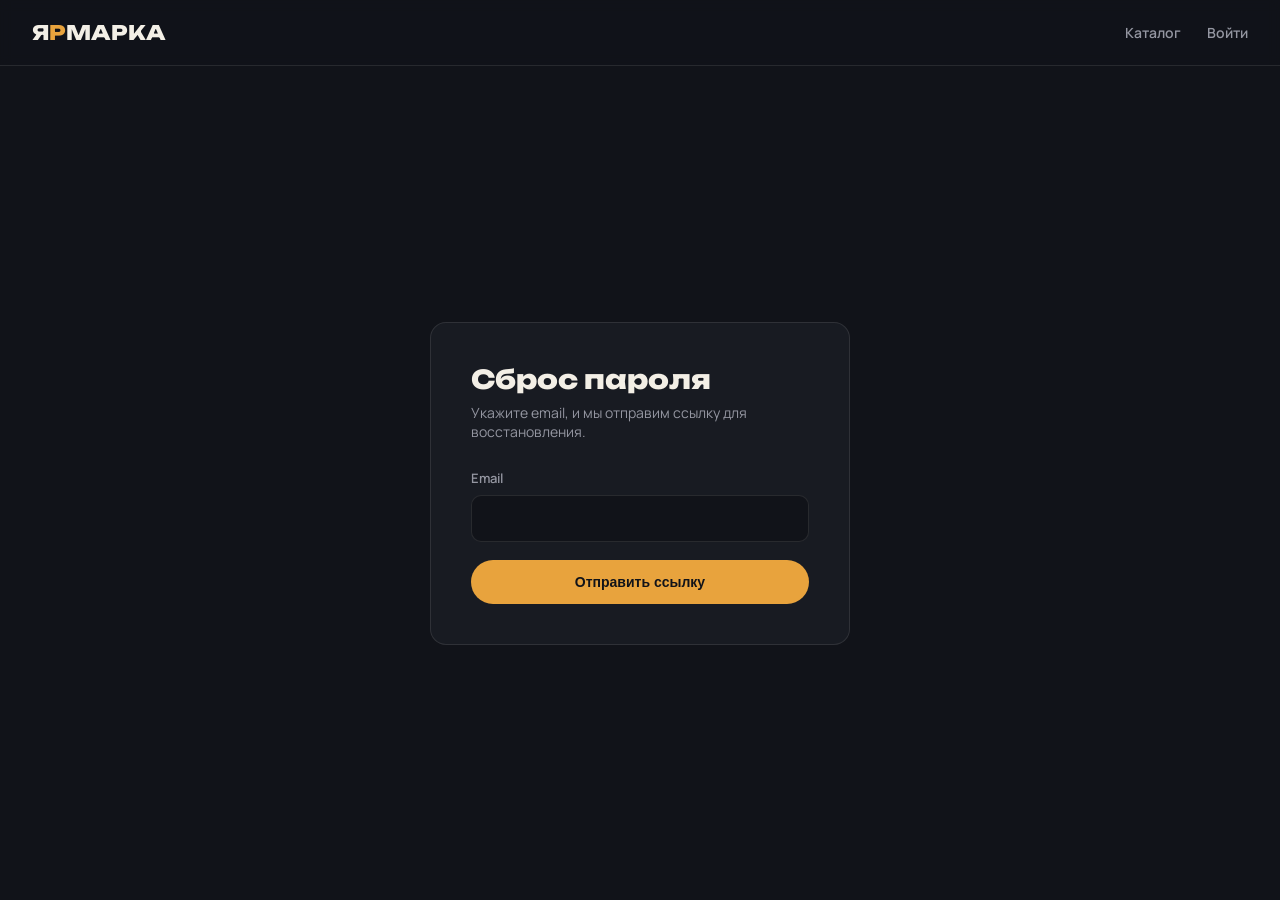
<file: frontend/reset-password.html>
<!doctype html>
<html lang="ru">
  <head>
    <meta charset="UTF-8" />
    <meta name="viewport" content="width=device-width, initial-scale=1.0" />
    <title>Ярмарка — восстановление пароля</title>
    <link rel="stylesheet" href="css/style.css" />
  </head>
  <body>
    <header class="site-header">
      <div class="logo">Я<span>Р</span>МАРКА</div>
      <nav class="main-nav">
        <a href="index.html">Каталог</a>
        <a href="login.html">Войти</a>
      </nav>
    </header>

    <main class="auth-shell">
      <div class="auth-card">
        <h1 id="title">Сброс пароля</h1>
        <p class="hint" id="hint">Укажите email, и мы отправим ссылку для восстановления.</p>
        <div class="form-error" id="formError"></div>
        <div class="form-success" id="formSuccess"></div>

        <form id="resetForm" novalidate>
          <div class="field" id="emailField">
            <label for="email">Email</label>
            <input type="email" id="email" required autocomplete="email" />
            <div class="field-error">Введите корректный email</div>
          </div>
          <div class="field" id="passwordField" style="display: none">
            <label for="password">Новый пароль</label>
            <input type="password" id="password" minlength="8" autocomplete="new-password" />
            <div class="field-error">Минимум 8 символов</div>
          </div>
          <div class="field" id="passwordConfirmField" style="display: none">
            <label for="passwordConfirm">Повторите пароль</label>
            <input type="password" id="passwordConfirm" minlength="8" autocomplete="new-password" />
          </div>
          <button type="submit" class="btn-primary" style="width: 100%" id="submitBtn">Отправить ссылку</button>
        </form>
      </div>
    </main>

    <script type="module">
      import { api } from "./js/api.js";

      const params = new URLSearchParams(window.location.search);
      const uid = params.get("uid");
      const token = params.get("token");
      const isConfirm = Boolean(uid && token);
      const form = document.getElementById("resetForm");
      const error = document.getElementById("formError");
      const success = document.getElementById("formSuccess");
      const submit = document.getElementById("submitBtn");
      const emailField = document.getElementById("emailField");
      const passwordField = document.getElementById("passwordField");
      const passwordConfirmField = document.getElementById("passwordConfirmField");
      const title = document.getElementById("title");
      const hint = document.getElementById("hint");

      if (isConfirm) {
        title.textContent = "Новый пароль";
        hint.textContent = "Придумайте новый пароль для аккаунта.";
        emailField.style.display = "none";
        passwordField.style.display = "block";
        passwordConfirmField.style.display = "block";
        submit.textContent = "Сохранить пароль";
      }

      form.addEventListener("submit", async (event) => {
        event.preventDefault();
        error.classList.remove("show");
        success.classList.remove("show");

        try {
          submit.disabled = true;
          if (isConfirm) {
            const password = document.getElementById("password").value;
            const passwordConfirm = document.getElementById("passwordConfirm").value;
            if (password.length < 8 || password !== passwordConfirm) {
              passwordField.classList.add("error");
              return;
            }
            await api.confirmPasswordReset({ uid, token, new_password: password, new_password_confirm: passwordConfirm });
            success.textContent = "Пароль изменён. Теперь можно войти.";
            success.classList.add("show");
            form.style.display = "none";
          } else {
            const email = document.getElementById("email").value.trim();
            if (!/^[^\s@]+@[^\s@]+\.[^\s@]+$/.test(email)) {
              emailField.classList.add("error");
              return;
            }
            await api.requestPasswordReset(email);
            success.textContent = "Если аккаунт существует, ссылка отправлена на почту.";
            success.classList.add("show");
          }
        } catch (err) {
          error.textContent = err.message || "Не удалось выполнить операцию";
          error.classList.add("show");
        } finally {
          submit.disabled = false;
        }
      });
    </script>
  </body>
</html>
</file>
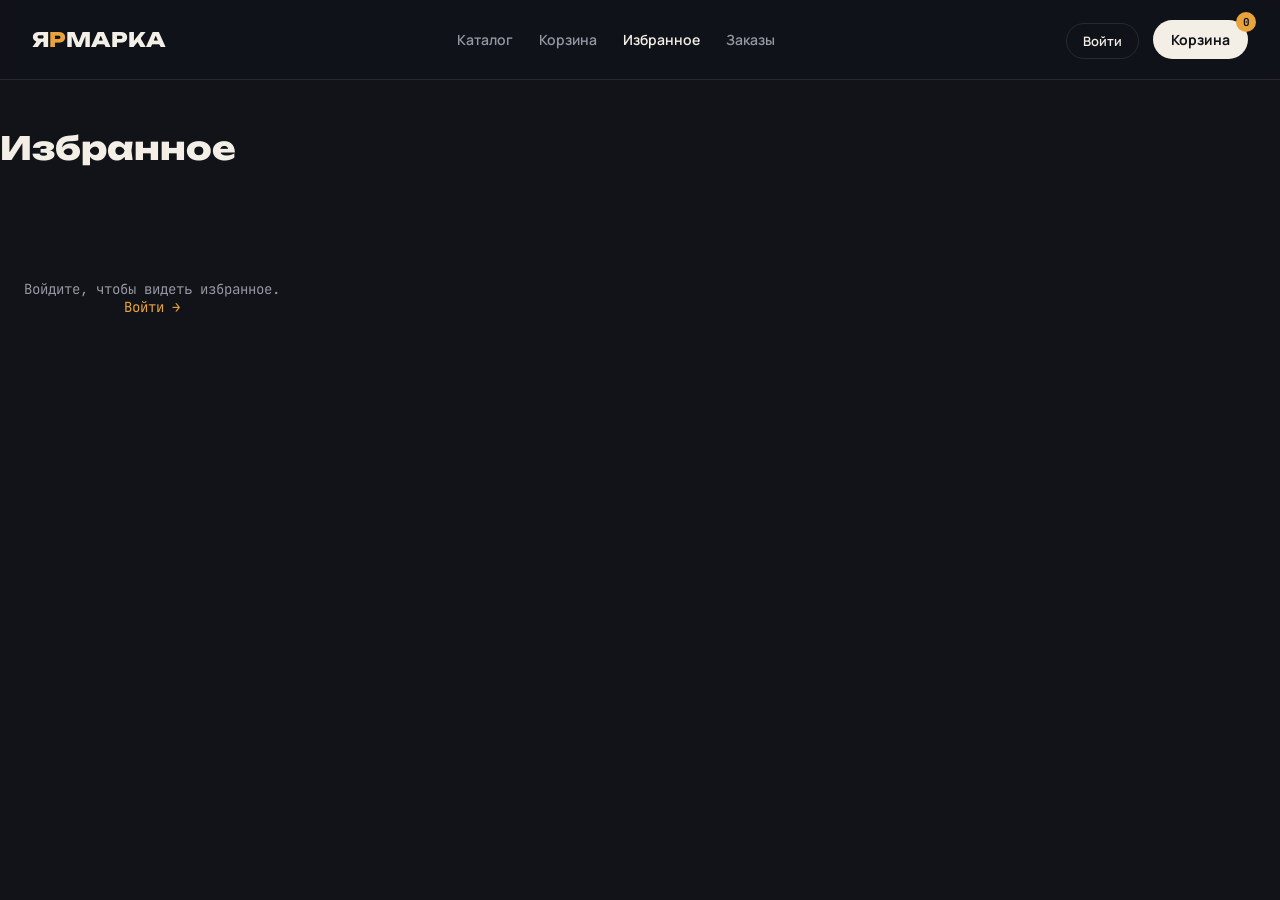
<file: frontend/wishlist.html>
<!doctype html>
<html lang="ru">
  <head>
    <meta charset="UTF-8" />
    <meta name="viewport" content="width=device-width, initial-scale=1.0" />
    <title>Ярмарка — избранное</title>
    <link rel="stylesheet" href="css/style.css" />
  </head>
  <body>
    <header class="site-header">
      <div class="logo">Я<span>Р</span>МАРКА</div>
      <nav class="main-nav">
        <a href="index.html">Каталог</a>
        <a href="cart.html">Корзина</a>
        <a href="wishlist.html" class="active">Избранное</a>
        <a href="orders.html">Заказы</a>
      </nav>
      <div class="header-actions">
        <div id="userSlot"></div>
        <a href="cart.html" class="cart-btn"
          >Корзина<span class="cart-badge" id="cartBadge">0</span></a
        >
      </div>
    </header>

    <main class="wrap wishlist-page">
      <h1>Избранное</h1>
      <div id="grid" class="grid">
        <div class="state-msg">Загружаем избранное…</div>
      </div>
    </main>

    <script type="module">
      import { api } from "./js/api.js";
      import { initHeader } from "./js/header.js";
      import { initWidgets } from "./js/widgets.js";

      initHeader();
      initWidgets();

      const grid = document.getElementById("grid");
      const fmt = (n) => new Intl.NumberFormat("ru-RU").format(n) + " ₽";

      const FALLBACK_IMAGE = "https://picsum.photos/seed/placeholder/600/750";
      const BACKEND_ROOT = "http://localhost:8000";

      function normalizeImageUrl(src) {
        if (!src || typeof src !== "string") return FALLBACK_IMAGE;
        const value = src.trim();
        if (!value) return FALLBACK_IMAGE;
        if (value.startsWith("http://") || value.startsWith("https://"))
          return value;
        if (value.startsWith("/")) return `${BACKEND_ROOT}${value}`;
        if (value.startsWith("media/")) return `${BACKEND_ROOT}/${value}`;
        return value;
      }

      function getProductImage(product) {
        if (!product) return FALLBACK_IMAGE;

        const candidates = [];
        const push = (value) => {
          if (typeof value === "string" && value.trim())
            candidates.push(value.trim());
        };

        push(product.image);
        push(product.image_url);
        push(product.photo);
        push(product.thumbnail);
        push(product.picture);
        push(product.main_image);
        push(product.product_image);
        push(product.cover);

        if (Array.isArray(product.images)) {
          product.images.forEach((img) => {
            if (typeof img === "string") push(img);
            else if (img) {
              push(img.image);
              push(img.url);
              push(img.src);
            }
          });
        }

        if (product.product) {
          const nested = getProductImage(product.product);
          if (nested && nested !== FALLBACK_IMAGE) return nested;
        }

        return candidates.length
          ? normalizeImageUrl(candidates[0])
          : FALLBACK_IMAGE;
      }

      async function enrichWishlistItem(entry) {
        const product =
          entry.product && entry.product.id ? entry.product : entry;
        const id = product && product.id;
        if (!id) return entry;

        const hasImage =
          (typeof product.image === "string" && product.image.trim()) ||
          (Array.isArray(product.images) &&
            product.images.some((img) => {
              if (typeof img === "string") return !!img.trim();
              return !!(img && img.image && img.image.trim());
            }));

        if (hasImage) return entry;

        try {
          const fullProduct = await api.getProduct(id);
          return {
            ...entry,
            product: {
              ...(product || {}),
              ...(fullProduct || {}),
            },
          };
        } catch (_) {
          return entry;
        }
      }

      async function load() {
        if (!api.isLoggedIn()) {
          grid.innerHTML = `<div class="state-msg">Войдите, чтобы видеть избранное. <a href="login.html" style="color:var(--gold)">Войти →</a></div>`;
          return;
        }
        try {
          const data = await api.getWishlist();
          const items = Array.isArray(data) ? data : data.results || [];
          const enrichedItems = await Promise.all(
            items.map(enrichWishlistItem),
          );
          render(enrichedItems);
        } catch (err) {
          grid.innerHTML = `<div class="state-msg error">Не удалось загрузить избранное: ${err.message || "ошибка сервера"}</div>`;
        }
      }

      function render(items) {
        if (!items.length) {
          grid.innerHTML = `<div class="state-msg">Пока пусто. <a href="index.html" style="color:var(--gold)">В каталог →</a></div>`;
          return;
        }
        grid.innerHTML = "";
        items.forEach((entry) => {
          const p = entry.product && entry.product.id ? entry.product : entry;
          const image = getProductImage(p);
          const card = document.createElement("div");
          card.className = "card";
          card.dataset.entryId = entry.id;
          card.innerHTML = `
        <div class="card-media">
          <a href="product.html?id=${p.id}"><img src="${image}" alt="${p.name || p.title}" loading="lazy" onerror="this.onerror=null;this.src='${FALLBACK_IMAGE}';"></a>
          <button class="wish-btn active" data-entry-id="${entry.id}">♥</button>
        </div>
        <div class="card-body">
          <a href="product.html?id=${p.id}" class="card-title" style="color:inherit;">${p.name || p.title}</a>
          <div class="card-footer"><div class="card-price">${fmt(p.price)}</div></div>
        </div>
      `;
          grid.appendChild(card);
        });
      }

      grid.addEventListener("click", async (e) => {
        if (!e.target.classList.contains("wish-btn")) return;
        const card = e.target.closest(".card");
        const entryId = e.target.dataset.entryId;
        card.style.transition = "opacity .35s ease, transform .35s ease";
        card.style.opacity = "0";
        card.style.transform = "scale(0.92)";
        try {
          await api.removeWishlist(entryId);
        } catch (_) {
          /* удаляем визуально в любом случае, при ошибке просто перезагрузим */
        }
        setTimeout(() => {
          card.remove();
          if (!grid.children.length) load();
        }, 350);
      });

      load();
    </script>
  </body>
</html>
</file>
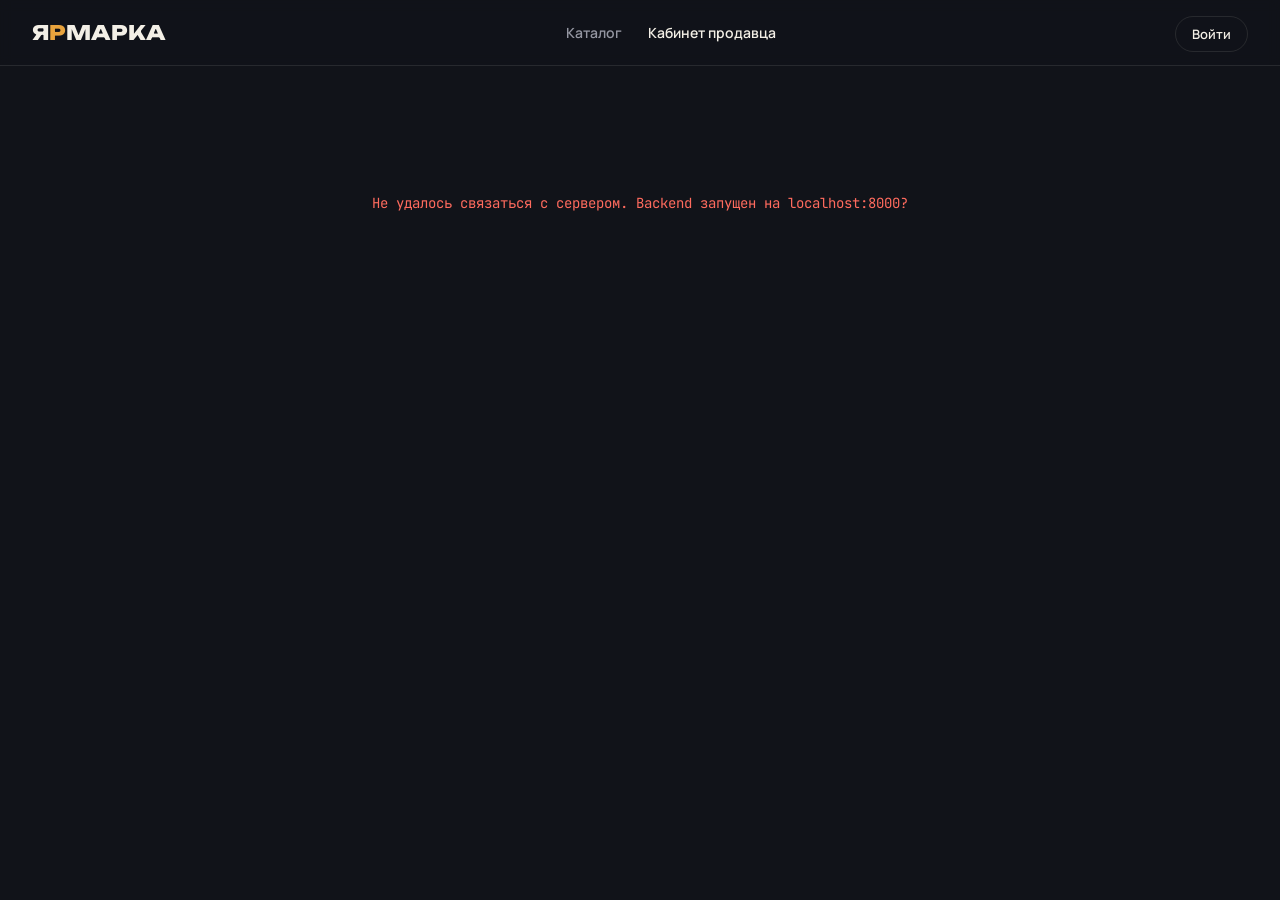
<file: frontend/seller/dashboard.html>
<!doctype html>
<html lang="ru">
  <head>
    <meta charset="UTF-8" />
    <meta name="viewport" content="width=device-width, initial-scale=1.0" />
    <title>Ярмарка — кабинет продавца</title>
    <link rel="stylesheet" href="../css/style.css" />
  </head>
  <body>
    <header class="site-header">
      <div class="logo">Я<span>Р</span>МАРКА</div>
      <nav class="main-nav">
        <a href="../index.html">Каталог</a>
        <a href="dashboard.html" class="active">Кабинет продавца</a>
      </nav>
      <div class="header-actions"><div id="userSlot"></div></div>
    </header>

    <main class="wrap seller-page">
      <h1>Кабинет продавца</h1>

      <div class="checkout-block seller-profile-block">
        <h2>Профиль магазина</h2>
        <div class="new-address-form open">
          <input type="text" id="companyName" placeholder="Название магазина" />
          <button type="button" class="btn-ghost" id="saveProfileBtn">Сохранить профиль</button>
        </div>
      </div>

      <div class="stat-row" id="statRow">
        <div class="stat-card">
          <div class="num">—</div>
          <div class="label">Товаров</div>
        </div>
        <div class="stat-card">
          <div class="num">—</div>
          <div class="label">Продаж</div>
        </div>
        <div class="stat-card">
          <div class="num">—</div>
          <div class="label">Выручка</div>
        </div>
      </div>

      <div class="seller-tabs">
        <button class="chip active" data-tab="products">Мои товары</button>
        <button class="chip" data-tab="orders">Заказы с моими товарами</button>
      </div>

      <div id="tabProducts">
        <button
          class="btn-primary"
          id="newProductBtn"
          style="margin-bottom: 20px"
        >
          + Добавить товар
        </button>

        <div class="checkout-block" id="productForm" style="display: none">
          <h2>Новый товар</h2>
          <div class="new-address-form open">
            <input type="text" id="pName" placeholder="Название товара" />
            <input type="text" id="pPrice" placeholder="Цена, ₽" />
            <input type="text" id="pStock" placeholder="Остаток на складе" />
            <input type="number" id="pCategory" placeholder="ID категории" />
            <input type="file" id="pImage" accept="image/*" />
            <textarea
              id="pDesc"
              placeholder="Описание"
              style="
                padding: 11px 12px;
                border-radius: 8px;
                background: var(--ink);
                border: 1px solid var(--line);
                color: var(--bone);
                font-family: &quot;Manrope&quot;, sans-serif;
                font-size: 13px;
                min-height: 70px;
              "
            ></textarea>
            <button
              type="button"
              class="btn-primary"
              id="saveProductBtn"
              style="align-self: flex-start"
            >
              Сохранить товар
            </button>
          </div>
        </div>

        <table class="seller-table" id="productsTable" style="display: none">
          <thead>
            <tr>
              <th>Товар</th>
              <th>Цена</th>
              <th>Остаток</th>
              <th></th>
            </tr>
          </thead>
          <tbody id="productsBody"></tbody>
        </table>
        <div id="productsState" class="state-msg">Загружаем товары…</div>
      </div>

      <div id="tabOrders" style="display: none">
        <table class="seller-table" id="ordersTable" style="display: none">
          <thead>
            <tr>
              <th>Заказ</th>
              <th>Товар</th>
              <th>Кол-во</th>
              <th>Статус</th>
            </tr>
          </thead>
          <tbody id="ordersBody"></tbody>
        </table>
        <div id="ordersState" class="state-msg">Загружаем заказы…</div>
      </div>
    </main>

    <script type="module">
      import { api } from "../js/api.js";
      import { initHeader } from "../js/header.js";
      import { initWidgets } from "../js/widgets.js";

      initHeader();
      initWidgets();

      const fmt = (n) => new Intl.NumberFormat("ru-RU").format(n) + " ₽";

      async function initSeller() {
        try {
          const me = await api.me();
          if (me.role !== "seller") throw new Error("Доступ только для продавцов");
          const profile = await api.getSellerProfile();
          document.getElementById("companyName").value = profile.company_name || "";
          await Promise.all([loadStats(), loadProducts()]);
        } catch (err) {
          document.querySelector(".seller-page").innerHTML = `<div class="state-msg error">${err.message || "Необходимо войти как продавец"}</div>`;
        }
      }

      async function loadStats() {
        try {
          const stats = await api.getSellerStats();
          const cards = document.querySelectorAll("#statRow .stat-card .num");
          cards[0].textContent = stats.products_count ?? "—";
          cards[1].textContent = stats.sales_count ?? "—";
          cards[2].textContent =
            stats.revenue != null ? fmt(stats.revenue) : "—";
        } catch (_) {
          /* статистика необязательна для работы кабинета */
        }
      }

      async function loadProducts() {
        const table = document.getElementById("productsTable");
        const body = document.getElementById("productsBody");
        const state = document.getElementById("productsState");
        try {
          const data = await api.getMyProducts();
          const items = Array.isArray(data) ? data : data.results || [];
          if (!items.length) {
            state.textContent = "У вас пока нет товаров — добавьте первый";
            table.style.display = "none";
            return;
          }
          body.innerHTML = items
            .map(
              (p) => `
        <tr>
          <td>${p.name || p.title}</td>
          <td>${fmt(p.price)}</td>
          <td>${p.stock ?? "—"}</td>
          <td>
            <a href="../product.html?id=${p.id}" style="color:var(--gold); font-size:13px;">Открыть</a>
            <button class="btn-ghost" data-edit="${p.id}">Изменить</button>
            <button class="btn-danger" data-delete="${p.id}">Удалить</button>
          </td>
        </tr>
      `,
            )
            .join("");
          table.style.display = "table";
          state.style.display = "none";
        } catch (err) {
          state.textContent = `Не удалось загрузить товары: ${err.message || "ошибка сервера"}`;
          state.classList.add("error");
        }
      }

      async function loadSellerOrders() {
        const table = document.getElementById("ordersTable");
        const body = document.getElementById("ordersBody");
        const state = document.getElementById("ordersState");
        try {
          const data = await api.getSellerOrders();
          const items = Array.isArray(data) ? data : data.results || [];
          if (!items.length) {
            state.textContent = "Пока нет заказов с вашими товарами";
            return;
          }
          body.innerHTML = items
            .map(
              (i) => `
        <tr>
          <td>#${i.id || i.order}</td>
          
          <td>${(i.product && (i.product.name || i.product.title)) || "—"}</td>
          <td>${i.quantity || "—"}</td>
          <td>
            <select data-status-order="${i.order || i.id}">
              ${["pending", "paid", "processing", "shipped", "delivered", "cancelled"].map((status) => `<option value="${status}" ${status === i.status ? "selected" : ""}>${status}</option>`).join("")}
            </select>
          </td>
        </tr>
      `,
            )
            .join("");
          table.style.display = "table";
          state.style.display = "none";
        } catch (err) {
          state.textContent = `Не удалось загрузить заказы: ${err.message || "ошибка сервера"}`;
          state.classList.add("error");
        }
      }

      document.querySelectorAll(".seller-tabs .chip").forEach((chip) => {
        chip.addEventListener("click", () => {
          document
            .querySelectorAll(".seller-tabs .chip")
            .forEach((c) => c.classList.remove("active"));
          chip.classList.add("active");
          const tab = chip.dataset.tab;
          document.getElementById("tabProducts").style.display =
            tab === "products" ? "block" : "none";
          document.getElementById("tabOrders").style.display =
            tab === "orders" ? "block" : "none";
          if (tab === "orders") loadSellerOrders();
        });
      });

      document.getElementById("saveProfileBtn").addEventListener("click", async () => {
        try {
          await api.updateSellerProfile({ company_name: document.getElementById("companyName").value.trim() });
        } catch (err) {
          alert(err.message || "Не удалось сохранить профиль");
        }
      });

      document.getElementById("productsBody").addEventListener("click", async (event) => {
        const deleteButton = event.target.closest("[data-delete]");
        const editButton = event.target.closest("[data-edit]");
        if (deleteButton) {
          if (!confirm("Удалить товар?")) return;
          try {
            await api.deleteProduct(deleteButton.dataset.delete);
            await Promise.all([loadProducts(), loadStats()]);
          } catch (err) { alert(err.message || "Не удалось удалить товар"); }
        }
        if (editButton) {
          const name = prompt("Новое название товара:");
          if (!name) return;
          const price = prompt("Новая цена:");
          const stock = prompt("Новый остаток:");
          try {
            await api.updateProduct(editButton.dataset.edit, {
              name,
              ...(price ? { price: Number(price) } : {}),
              ...(stock !== null && stock !== "" ? { stock: Number(stock) } : {}),
            });
            await loadProducts();
          } catch (err) { alert(err.message || "Не удалось изменить товар"); }
        }
      });

      document.getElementById("ordersBody").addEventListener("change", async (event) => {
        const select = event.target.closest("[data-status-order]");
        if (!select) return;
        try { await api.updateSellerOrderStatus(select.dataset.statusOrder, select.value); }
        catch (err) { alert(err.message || "Не удалось изменить статус"); }
      });

      document.getElementById("newProductBtn").addEventListener("click", () => {
        document.getElementById("productForm").style.display = "block";
      });

      document
        .getElementById("saveProductBtn")
        .addEventListener("click", async () => {
          const payload = {
            name: document.getElementById("pName").value.trim(),
            price: parseFloat(document.getElementById("pPrice").value),
            stock: parseInt(document.getElementById("pStock").value, 10) || 0,
            category: parseInt(document.getElementById("pCategory").value, 10),
            description: document.getElementById("pDesc").value.trim(),
          };
          if (!payload.name || !payload.price) {
            alert("Укажите хотя бы название и цену");
            return;
          }
          const btn = document.getElementById("saveProductBtn");
          btn.disabled = true;
          btn.textContent = "Сохраняем…";
          try {
            const product = await api.createProduct(payload);
            const image = document.getElementById("pImage").files[0];
            if (image) await api.uploadProductImage(product.id, image);
            document.getElementById("productForm").style.display = "none";
            await Promise.all([loadProducts(), loadStats()]);
          } catch (err) {
            alert(err.message || "Не удалось создать товар");
          } finally {
            btn.disabled = false;
            btn.textContent = "Сохранить товар";
          }
        });

      initSeller();
    </script>
  </body>
</html>
</file>
<file: frontend/css/style.css>
@import url("https://fonts.googleapis.com/css2?family=Unbounded:wght@400;600;800;900&family=Manrope:wght@400;500;600;700;800&family=JetBrains+Mono:wght@400;500;600&display=swap");

:root {
  --ink: #111319;
  --ink-2: #181b22;
  --bone: #f3efe6;
  --muted: #9496a1;
  --muted-2: #5c5e69;
  --gold: #e8a33d;
  --teal: #2fd1a6;
  --danger: #ff6b5e;
  --line: rgba(243, 239, 230, 0.1);
  --radius: 16px;
}
* {
  box-sizing: border-box;
  margin: 0;
  padding: 0;
}
html {
  scroll-behavior: smooth;
}
body {
  background: var(--ink);
  color: var(--bone);
  font-family: "Manrope", sans-serif;
  min-height: 100vh;
  display: flex;
  flex-direction: column;
}
a {
  color: inherit;
  text-decoration: none;
}
::selection {
  background: var(--gold);
  color: var(--ink);
}
.wrap {
  max-width: 1280px;
  margin: 0 auto;
  padding: 0 32px;
  width: 100%;
}

/* ---------- HEADER ---------- */
header.site-header {
  position: sticky;
  top: 0;
  z-index: 100;
  display: flex;
  align-items: center;
  justify-content: space-between;
  padding: 20px 32px;
  background: rgba(17, 19, 25, 0.92);
  backdrop-filter: blur(6px);
  border-bottom: 1px solid var(--line);
}
.logo {
  font-family: "Unbounded", sans-serif;
  font-weight: 800;
  font-size: 20px;
}
.logo span {
  color: var(--gold);
}
nav.main-nav {
  display: flex;
  gap: 26px;
  font-size: 14px;
  font-weight: 600;
  color: var(--muted);
}
nav.main-nav a:hover,
nav.main-nav a.active {
  color: var(--bone);
}
.header-actions {
  display: flex;
  align-items: center;
  gap: 14px;
}
.user-chip {
  font-family: "JetBrains Mono", monospace;
  font-size: 13px;
  color: var(--muted);
  display: flex;
  align-items: center;
  gap: 8px;
}
.user-chip button {
  background: none;
  border: 1px solid var(--line);
  color: var(--muted);
  padding: 6px 12px;
  border-radius: 100px;
  font-size: 12px;
  cursor: pointer;
  font-family: "Manrope", sans-serif;
  font-weight: 600;
}
.user-chip button:hover {
  color: var(--danger);
  border-color: var(--danger);
}
.cart-btn {
  position: relative;
  display: flex;
  align-items: center;
  gap: 8px;
  background: var(--bone);
  color: var(--ink);
  padding: 10px 18px;
  border-radius: 100px;
  font-weight: 700;
  font-size: 14px;
  border: none;
  cursor: pointer;
  transition: transform 0.25s ease;
}
.cart-btn:hover {
  transform: translateY(-2px);
}
.cart-badge {
  position: absolute;
  top: -8px;
  right: -8px;
  background: var(--gold);
  color: var(--ink);
  font-family: "JetBrains Mono", monospace;
  font-size: 11px;
  font-weight: 700;
  width: 20px;
  height: 20px;
  border-radius: 50%;
  display: flex;
  align-items: center;
  justify-content: center;
}

main {
  flex: 1;
}

/* ---------- BUTTONS ---------- */
.btn-primary {
  background: var(--gold);
  color: var(--ink);
  padding: 14px 26px;
  border-radius: 100px;
  font-weight: 700;
  font-size: 14px;
  border: none;
  cursor: pointer;
  transition:
    transform 0.3s ease,
    box-shadow 0.3s ease;
}
.btn-primary:hover {
  transform: translateY(-2px);
}
.btn-primary:disabled {
  opacity: 0.5;
  cursor: not-allowed;
  transform: none;
}
.btn-ghost {
  background: transparent;
  color: var(--bone);
  border: 1px solid var(--line);
  padding: 14px 26px;
  border-radius: 100px;
  font-weight: 600;
  font-size: 14px;
  cursor: pointer;
}
.btn-ghost:hover {
  border-color: var(--bone);
}
.btn-danger {
  background: transparent;
  color: var(--danger);
  border: 1px solid rgba(255, 107, 94, 0.35);
  padding: 8px 14px;
  border-radius: 100px;
  font-size: 12px;
  font-weight: 600;
  cursor: pointer;
}
.btn-danger:hover {
  background: rgba(255, 107, 94, 0.1);
}

/* ---------- FORMS ---------- */
.auth-shell {
  min-height: calc(100vh - 73px);
  display: flex;
  align-items: center;
  justify-content: center;
  padding: 60px 24px;
}
.auth-card {
  width: 100%;
  max-width: 420px;
  background: var(--ink-2);
  border: 1px solid var(--line);
  border-radius: var(--radius);
  padding: 40px;
}
.auth-card h1 {
  font-family: "Unbounded", sans-serif;
  font-weight: 800;
  font-size: 26px;
  margin-bottom: 8px;
}
.auth-card p.hint {
  color: var(--muted);
  font-size: 14px;
  margin-bottom: 28px;
}
.field {
  margin-bottom: 18px;
}
.field label {
  display: block;
  font-size: 13px;
  font-weight: 600;
  color: var(--muted);
  margin-bottom: 8px;
}
.field input {
  width: 100%;
  padding: 13px 14px;
  border-radius: 10px;
  background: var(--ink);
  border: 1px solid var(--line);
  color: var(--bone);
  font-family: "Manrope", sans-serif;
  font-size: 14px;
}
.field input:focus {
  outline: none;
  border-color: var(--gold);
}
.field select,
.catalog-tools input,
.catalog-tools select,
.new-address-form input[type="file"] {
  padding: 13px 14px;
  border-radius: 10px;
  background: var(--ink);
  border: 1px solid var(--line);
  color: var(--bone);
  font-family: "Manrope", sans-serif;
  font-size: 14px;
}
.field select {
  width: 100%;
}
.catalog-tools {
  display: flex;
  gap: 12px;
  margin: 18px 0;
}
.catalog-tools input {
  flex: 1;
  min-width: 0;
}
.catalog-tools select {
  width: 190px;
}
.field-error {
  color: var(--danger);
  font-size: 12px;
  margin-top: 6px;
  display: none;
}
.field.error input {
  border-color: var(--danger);
}
.field.error .field-error {
  display: block;
}
.form-error {
  background: rgba(255, 107, 94, 0.1);
  border: 1px solid rgba(255, 107, 94, 0.3);
  color: var(--danger);
  font-size: 13px;
  padding: 12px 14px;
  border-radius: 10px;
  margin-bottom: 18px;
  display: none;
}
.form-error.show {
  display: block;
}
.form-success {
  background: rgba(47, 209, 166, 0.1);
  border: 1px solid rgba(47, 209, 166, 0.3);
  color: var(--teal);
  font-size: 13px;
  padding: 12px 14px;
  border-radius: 10px;
  margin-bottom: 18px;
  display: none;
}
.form-success.show {
  display: block;
}
.auth-switch {
  margin-top: 22px;
  text-align: center;
  font-size: 13px;
  color: var(--muted);
}
.auth-switch a {
  color: var(--gold);
  font-weight: 600;
}

/* ---------- CATALOG ---------- */
.filters {
  padding: 48px 0 28px;
  display: flex;
  align-items: center;
  justify-content: space-between;
  gap: 24px;
  flex-wrap: wrap;
}
.filters h1 {
  font-family: "Unbounded", sans-serif;
  font-weight: 800;
  font-size: 32px;
}
.chips {
  display: flex;
  gap: 10px;
  flex-wrap: wrap;
}
.chip {
  padding: 10px 18px;
  border-radius: 100px;
  border: 1px solid var(--line);
  font-size: 13px;
  font-weight: 600;
  color: var(--muted);
  cursor: pointer;
  transition: all 0.25s ease;
  background: transparent;
  font-family: "Manrope", sans-serif;
}
.chip:hover {
  border-color: var(--gold);
  color: var(--bone);
}
.chip.active {
  background: var(--bone);
  color: var(--ink);
  border-color: var(--bone);
}

.grid {
  display: grid;
  grid-template-columns: repeat(auto-fill, minmax(260px, 1fr));
  gap: 22px;
  padding-bottom: 100px;
}
.card {
  background: var(--ink-2);
  border-radius: var(--radius);
  overflow: hidden;
  border: 1px solid var(--line);
  display: flex;
  flex-direction: column;
}
.card-media {
  position: relative;
  aspect-ratio: 4/5;
  overflow: hidden;
  background: #0c0d11;
}
.card-media img {
  width: 100%;
  height: 100%;
  object-fit: cover;
}
.card-body {
  padding: 16px;
  display: flex;
  flex-direction: column;
  gap: 8px;
  flex: 1;
}
.card-seller {
  font-family: "JetBrains Mono", monospace;
  font-size: 11px;
  color: var(--teal);
  text-transform: uppercase;
  letter-spacing: 0.06em;
}
.card-title {
  font-size: 15px;
  font-weight: 700;
  line-height: 1.3;
}
.card-footer {
  margin-top: auto;
  display: flex;
  align-items: center;
  justify-content: space-between;
  gap: 10px;
}
.card-price {
  font-family: "JetBrains Mono", monospace;
  font-weight: 600;
  font-size: 15px;
}
.card-add {
  background: var(--gold);
  color: var(--ink);
  border: none;
  border-radius: 10px;
  padding: 9px 14px;
  font-weight: 700;
  font-size: 13px;
  cursor: pointer;
}
.card-add:disabled {
  opacity: 0.5;
  cursor: not-allowed;
}

.state-msg {
  text-align: center;
  padding: 80px 20px;
  color: var(--muted);
  font-family: "JetBrains Mono", monospace;
  font-size: 14px;
}
.state-msg.error {
  color: var(--danger);
}

/* ---------- CART ---------- */
.cart-page {
  padding: 48px 0 100px;
}
.cart-page h1 {
  font-family: "Unbounded", sans-serif;
  font-weight: 800;
  font-size: 32px;
  margin-bottom: 32px;
}
.cart-layout {
  display: grid;
  grid-template-columns: 1fr 340px;
  gap: 32px;
  align-items: start;
}
.cart-items {
  display: flex;
  flex-direction: column;
  gap: 14px;
}
.cart-item {
  display: grid;
  grid-template-columns: 80px 1fr auto auto;
  gap: 16px;
  align-items: center;
  background: var(--ink-2);
  border: 1px solid var(--line);
  border-radius: 14px;
  padding: 14px;
}
.cart-item img {
  width: 80px;
  height: 80px;
  object-fit: cover;
  border-radius: 10px;
}
.cart-item-title {
  font-weight: 700;
  font-size: 14px;
  margin-bottom: 4px;
}
.cart-item-seller {
  font-family: "JetBrains Mono", monospace;
  font-size: 11px;
  color: var(--teal);
}
.qty-control {
  display: flex;
  align-items: center;
  gap: 10px;
  background: var(--ink);
  border-radius: 100px;
  padding: 6px 10px;
}
.qty-control button {
  background: none;
  border: none;
  color: var(--bone);
  font-size: 16px;
  cursor: pointer;
  width: 20px;
}
.qty-control span {
  font-family: "JetBrains Mono", monospace;
  font-size: 14px;
  min-width: 16px;
  text-align: center;
}
.cart-item-price {
  font-family: "JetBrains Mono", monospace;
  font-weight: 600;
}
.cart-summary {
  background: var(--ink-2);
  border: 1px solid var(--line);
  border-radius: 14px;
  padding: 24px;
  position: sticky;
  top: 100px;
}
.cart-summary h2 {
  font-family: "Unbounded", sans-serif;
  font-size: 18px;
  margin-bottom: 20px;
}
.summary-row {
  display: flex;
  justify-content: space-between;
  font-size: 14px;
  color: var(--muted);
  margin-bottom: 10px;
}
.summary-row.total {
  color: var(--bone);
  font-weight: 700;
  font-size: 16px;
  margin-top: 14px;
  padding-top: 14px;
  border-top: 1px solid var(--line);
}
.summary-row.total span:last-child {
  font-family: "JetBrains Mono", monospace;
}

@media (max-width: 820px) {
  nav.main-nav {
    display: none;
  }
  .cart-layout {
    grid-template-columns: 1fr;
  }
  .cart-item {
    grid-template-columns: 60px 1fr;
    grid-template-rows: auto auto;
  }
}

/* ---------- WISHLIST HEART ---------- */
.wish-btn {
  position: absolute;
  top: 12px;
  left: 12px;
  z-index: 5;
  width: 38px;
  height: 38px;
  border-radius: 50%;
  background: rgba(17, 19, 25, 0.55);
  backdrop-filter: blur(4px);
  border: 1px solid var(--line);
  color: var(--bone);
  display: flex;
  align-items: center;
  justify-content: center;
  cursor: pointer;
  font-size: 16px;
  transition:
    transform 0.3s cubic-bezier(0.34, 1.56, 0.64, 1),
    background 0.25s ease;
}
.wish-btn:hover {
  transform: scale(1.1);
}
.wish-btn.active {
  background: var(--gold);
  color: var(--ink);
  border-color: var(--gold);
}
.wish-btn.pulse {
  animation: wishPulse 0.5s ease;
}
@keyframes wishPulse {
  0% {
    transform: scale(1);
  }
  40% {
    transform: scale(1.35);
  }
  100% {
    transform: scale(1);
  }
}

/* ---------- PRODUCT PAGE ---------- */
.product-layout {
  display: grid;
  grid-template-columns: 1fr 1fr;
  gap: 48px;
  padding: 48px 0 100px;
}
.product-gallery {
  position: relative;
}
.product-gallery-main {
  aspect-ratio: 4/5;
  border-radius: var(--radius);
  overflow: hidden;
  background: var(--ink-2);
  border: 1px solid var(--line);
}
.product-gallery-main img {
  width: 100%;
  height: 100%;
  object-fit: cover;
}
.product-thumbs {
  display: flex;
  gap: 10px;
  margin-top: 12px;
}
.product-thumbs img {
  width: 64px;
  height: 64px;
  object-fit: cover;
  border-radius: 8px;
  cursor: pointer;
  border: 2px solid transparent;
  opacity: 0.6;
  transition: all 0.25s ease;
}
.product-thumbs img.active {
  opacity: 1;
  border-color: var(--gold);
}

.product-info-seller {
  font-family: "JetBrains Mono", monospace;
  font-size: 12px;
  color: var(--teal);
  text-transform: uppercase;
  letter-spacing: 0.08em;
  margin-bottom: 10px;
}
.product-info h1 {
  font-family: "Unbounded", sans-serif;
  font-weight: 800;
  font-size: 30px;
  margin-bottom: 14px;
  line-height: 1.2;
}
.product-rating {
  display: flex;
  align-items: center;
  gap: 8px;
  margin-bottom: 18px;
  font-size: 14px;
  color: var(--muted);
}
.product-rating .stars {
  color: var(--gold);
  letter-spacing: 2px;
}
.product-info-price {
  font-family: "JetBrains Mono", monospace;
  font-size: 28px;
  font-weight: 700;
  margin-bottom: 24px;
}
.product-info-desc {
  color: var(--muted);
  line-height: 1.7;
  margin-bottom: 28px;
}
.product-actions {
  display: flex;
  gap: 12px;
  margin-bottom: 8px;
}
.product-stock {
  font-size: 13px;
  color: var(--teal);
  margin-top: 14px;
}
.product-stock.low {
  color: var(--danger);
}

.reviews-section {
  margin-top: 56px;
  border-top: 1px solid var(--line);
  padding-top: 36px;
}
.reviews-section h2 {
  font-family: "Unbounded", sans-serif;
  font-size: 22px;
  margin-bottom: 24px;
}
.review-card {
  background: var(--ink-2);
  border: 1px solid var(--line);
  border-radius: 14px;
  padding: 18px;
  margin-bottom: 14px;
  opacity: 0;
  transform: translateY(16px);
  animation: fadeUp 0.5s ease forwards;
}
@keyframes fadeUp {
  to {
    opacity: 1;
    transform: translateY(0);
  }
}
.review-head {
  display: flex;
  justify-content: space-between;
  margin-bottom: 8px;
  font-size: 13px;
}
.review-head .stars {
  color: var(--gold);
}
.review-author {
  font-weight: 700;
  font-size: 13px;
}
.review-text {
  color: var(--muted);
  font-size: 14px;
  line-height: 1.6;
}
.review-form {
  margin-top: 20px;
  display: flex;
  flex-direction: column;
  gap: 12px;
}
.review-form textarea {
  width: 100%;
  padding: 13px 14px;
  border-radius: 10px;
  min-height: 90px;
  resize: vertical;
  background: var(--ink);
  border: 1px solid var(--line);
  color: var(--bone);
  font-family: "Manrope", sans-serif;
}
.star-picker {
  display: flex;
  gap: 4px;
  font-size: 22px;
  cursor: pointer;
}
.star-picker span {
  color: var(--muted-2);
  transition: color 0.15s ease;
}
.star-picker span.active {
  color: var(--gold);
}

/* ---------- WISHLIST PAGE ---------- */
.wishlist-page {
  padding: 48px 0 100px;
}
.wishlist-page h1 {
  font-family: "Unbounded", sans-serif;
  font-weight: 800;
  font-size: 32px;
  margin-bottom: 32px;
}

/* ---------- CHECKOUT ---------- */
.checkout-page {
  padding: 48px 0 100px;
}
.checkout-page h1 {
  font-family: "Unbounded", sans-serif;
  font-weight: 800;
  font-size: 32px;
  margin-bottom: 32px;
}
.checkout-layout {
  display: grid;
  grid-template-columns: 1fr 340px;
  gap: 32px;
  align-items: start;
}
.checkout-block {
  background: var(--ink-2);
  border: 1px solid var(--line);
  border-radius: 14px;
  padding: 24px;
  margin-bottom: 20px;
}
.checkout-block h2 {
  font-family: "Unbounded", sans-serif;
  font-size: 16px;
  margin-bottom: 16px;
}
.address-option {
  display: flex;
  align-items: flex-start;
  gap: 12px;
  padding: 14px;
  border-radius: 10px;
  border: 1px solid var(--line);
  cursor: pointer;
  margin-bottom: 10px;
  transition: border-color 0.2s ease;
}
.address-option:hover,
.address-option.selected {
  border-color: var(--gold);
}
.address-option input {
  margin-top: 3px;
}
.pay-option {
  display: flex;
  align-items: center;
  gap: 12px;
  padding: 14px;
  border-radius: 10px;
  border: 1px solid var(--line);
  cursor: pointer;
  margin-bottom: 10px;
}
.pay-option.selected {
  border-color: var(--teal);
}
.new-address-form {
  display: none;
  margin-top: 14px;
  flex-direction: column;
  gap: 10px;
}
.new-address-form.open {
  display: flex;
}
.new-address-form input {
  padding: 11px 12px;
  border-radius: 8px;
  background: var(--ink);
  border: 1px solid var(--line);
  color: var(--bone);
  font-family: "Manrope", sans-serif;
  font-size: 13px;
}

/* ---------- ORDERS PAGE ---------- */
.orders-page {
  padding: 48px 0 100px;
}
.orders-page h1 {
  font-family: "Unbounded", sans-serif;
  font-weight: 800;
  font-size: 32px;
  margin-bottom: 32px;
}
.order-card {
  background: var(--ink-2);
  border: 1px solid var(--line);
  border-radius: 14px;
  padding: 20px;
  margin-bottom: 16px;
}
.order-card-head {
  display: flex;
  justify-content: space-between;
  align-items: center;
  margin-bottom: 12px;
}
.order-id {
  font-family: "JetBrains Mono", monospace;
  font-weight: 600;
}
.order-status {
  font-size: 12px;
  font-weight: 700;
  padding: 5px 12px;
  border-radius: 100px;
  text-transform: uppercase;
  letter-spacing: 0.04em;
}
.order-status.pending {
  background: rgba(232, 163, 61, 0.15);
  color: var(--gold);
}
.order-status.paid,
.order-status.processing {
  background: rgba(47, 209, 166, 0.15);
  color: var(--teal);
}
.order-status.shipped,
.order-status.delivered {
  background: rgba(243, 239, 230, 0.12);
  color: var(--bone);
}
.order-status.cancelled {
  background: rgba(255, 107, 94, 0.15);
  color: var(--danger);
}
.order-items {
  font-size: 13px;
  color: var(--muted);
  margin-bottom: 12px;
}
.order-total {
  font-family: "JetBrains Mono", monospace;
  font-weight: 700;
}

/* ---------- SELLER DASHBOARD ---------- */
.seller-page {
  padding: 48px 0 100px;
}
.seller-page h1 {
  font-family: "Unbounded", sans-serif;
  font-weight: 800;
  font-size: 32px;
  margin-bottom: 8px;
}
.seller-tabs {
  display: flex;
  gap: 10px;
  margin: 24px 0 28px;
}
.stat-row {
  display: grid;
  grid-template-columns: repeat(3, 1fr);
  gap: 16px;
  margin-bottom: 32px;
}
.stat-card {
  background: var(--ink-2);
  border: 1px solid var(--line);
  border-radius: 14px;
  padding: 20px;
}
.stat-card .num {
  font-family: "Unbounded", sans-serif;
  font-size: 28px;
  font-weight: 800;
  color: var(--gold);
}
.stat-card .label {
  font-size: 12px;
  color: var(--muted);
  margin-top: 4px;
}
.seller-table {
  width: 100%;
  border-collapse: collapse;
}
.seller-table th {
  text-align: left;
  font-size: 12px;
  color: var(--muted);
  padding: 10px 12px;
  border-bottom: 1px solid var(--line);
}
.seller-table td {
  padding: 12px;
  border-bottom: 1px solid var(--line);
  font-size: 14px;
}
.seller-table tr:hover {
  background: var(--ink-2);
}

/* ---------- CHAT WIDGET ---------- */
.fab {
  position: fixed;
  bottom: 26px;
  right: 26px;
  z-index: 150;
  width: 58px;
  height: 58px;
  border-radius: 50%;
  background: var(--gold);
  border: none;
  font-size: 24px;
  cursor: pointer;
  box-shadow: 0 12px 30px -8px rgba(232, 163, 61, 0.55);
  transition: transform 0.3s cubic-bezier(0.34, 1.56, 0.64, 1);
}
.fab:hover {
  transform: scale(1.08) rotate(-4deg);
}
.fab-dot {
  position: absolute;
  top: 6px;
  right: 6px;
  width: 11px;
  height: 11px;
  border-radius: 50%;
  background: var(--danger);
  border: 2px solid var(--ink);
  opacity: 0;
  transform: scale(0);
  transition: all 0.3s cubic-bezier(0.34, 1.56, 0.64, 1);
}
.fab-dot.show {
  opacity: 1;
  transform: scale(1);
}

.chat-panel {
  position: fixed;
  bottom: 96px;
  right: 26px;
  z-index: 150;
  width: 340px;
  max-width: calc(100vw - 40px);
  height: 440px;
  background: var(--ink-2);
  border: 1px solid var(--line);
  border-radius: 18px;
  display: flex;
  flex-direction: column;
  overflow: hidden;
  box-shadow: 0 30px 60px -20px rgba(0, 0, 0, 0.6);
  opacity: 0;
  transform: translateY(20px) scale(0.96);
  pointer-events: none;
  transition: all 0.3s cubic-bezier(0.2, 0.8, 0.2, 1);
}
.chat-panel.open {
  opacity: 1;
  transform: translateY(0) scale(1);
  pointer-events: auto;
}
.chat-panel-header {
  padding: 16px 18px;
  border-bottom: 1px solid var(--line);
  display: flex;
  justify-content: space-between;
  align-items: center;
  font-weight: 700;
  font-size: 14px;
}
.chat-panel-header button {
  background: none;
  border: none;
  color: var(--muted);
  font-size: 16px;
  cursor: pointer;
}
.chat-panel-body {
  flex: 1;
  overflow-y: auto;
  padding: 16px;
  display: flex;
  flex-direction: column;
  gap: 10px;
}
.chat-bubble {
  max-width: 80%;
  padding: 10px 14px;
  border-radius: 14px;
  font-size: 13px;
  line-height: 1.5;
  animation: fadeUp 0.3s ease;
}
.chat-bubble.mine {
  align-self: flex-end;
  background: var(--gold);
  color: var(--ink);
  border-bottom-right-radius: 4px;
}
.chat-bubble.theirs {
  align-self: flex-start;
  background: var(--ink);
  border: 1px solid var(--line);
  border-bottom-left-radius: 4px;
}
.chat-panel-input {
  display: flex;
  gap: 8px;
  padding: 12px;
  border-top: 1px solid var(--line);
}
.chat-panel-input input {
  flex: 1;
  padding: 11px 14px;
  border-radius: 100px;
  background: var(--ink);
  border: 1px solid var(--line);
  color: var(--bone);
  font-family: "Manrope", sans-serif;
  font-size: 13px;
}
.chat-panel-input button {
  width: 38px;
  height: 38px;
  border-radius: 50%;
  background: var(--gold);
  border: none;
  font-weight: 700;
  cursor: pointer;
}

/* ---------- NOTIFICATION TOASTS ---------- */
.notif-toast-stack {
  position: fixed;
  top: 90px;
  right: 26px;
  z-index: 200;
  display: flex;
  flex-direction: column;
  gap: 10px;
  max-width: 320px;
}
.notif-toast {
  background: var(--ink-2);
  border: 1px solid var(--line);
  border-left: 3px solid var(--teal);
  border-radius: 12px;
  padding: 14px 16px;
  opacity: 0;
  transform: translateX(30px);
  transition: all 0.35s cubic-bezier(0.2, 0.8, 0.2, 1);
  box-shadow: 0 20px 40px -15px rgba(0, 0, 0, 0.5);
}
.notif-toast.show {
  opacity: 1;
  transform: translateX(0);
}
.notif-toast-title {
  font-weight: 700;
  font-size: 13px;
  margin-bottom: 4px;
}
.notif-toast-text {
  font-size: 12px;
  color: var(--muted);
}

@media (max-width: 820px) {
  .product-layout {
    grid-template-columns: 1fr;
  }
  .checkout-layout {
    grid-template-columns: 1fr;
  }
  .stat-row {
    grid-template-columns: 1fr;
  }
  .chat-panel {
    right: 12px;
    bottom: 86px;
  }
}

.chat-bubble-sender {
  font-size: 11px;
  font-weight: 700;
  color: var(--teal);
  margin-bottom: 4px;
  font-family: "JetBrains Mono", monospace;
}
</file>
